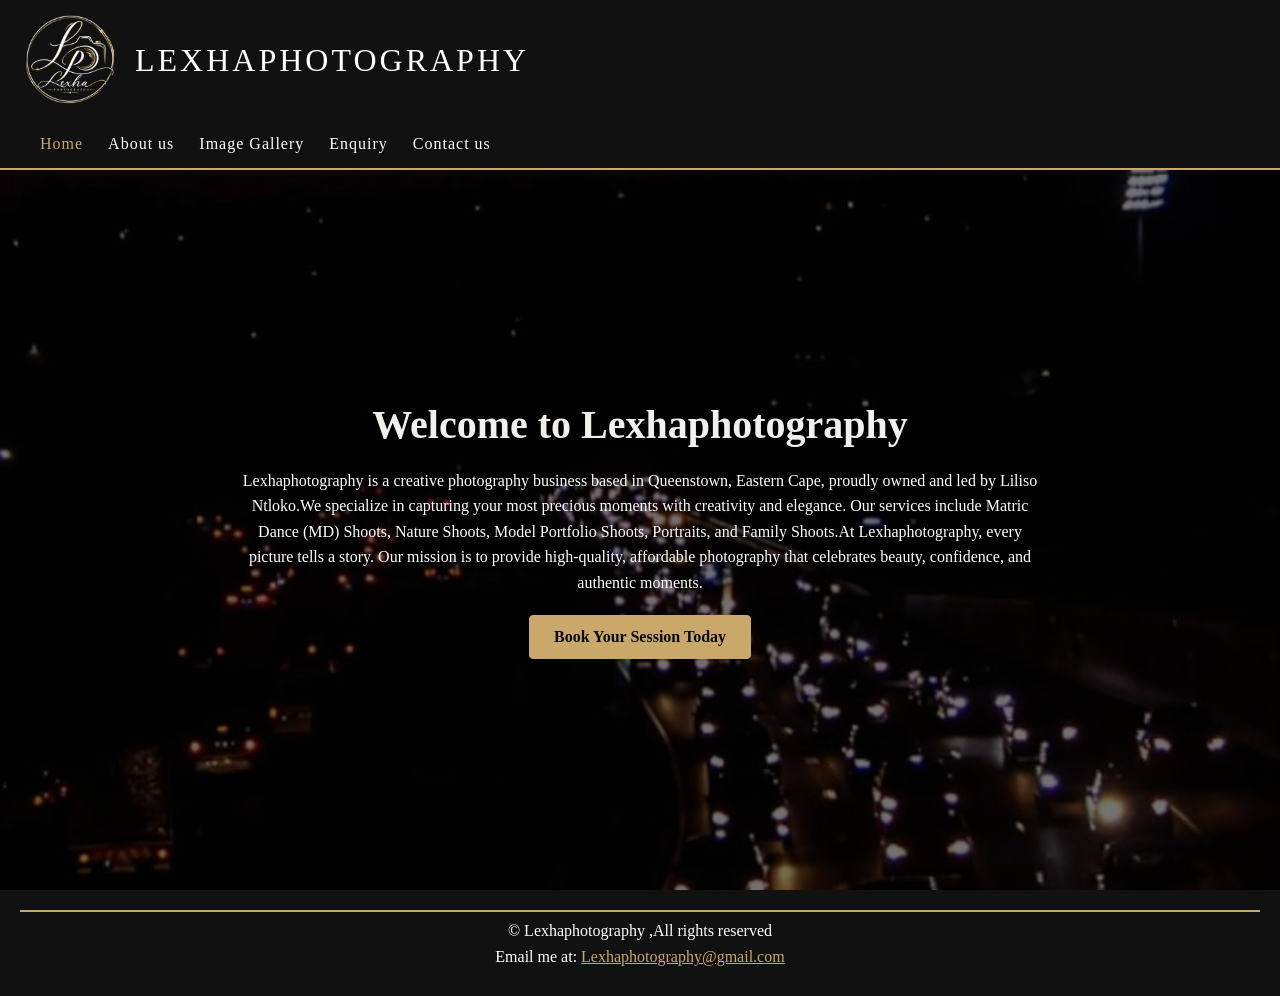
<file: index.html>
<!DOCTYPE html>
<html lang="en">
<head>
    <meta charset="UTF-8">
    <meta name="viewport" content="width=device-width, initial-scale=1.0">
    <meta name="description" content="Book creative Matric Dance, model, portrait, family and nature photography with Lexhaphotography in Komani (Queenstown), Eastern Cape.">
    <meta name="keywords" content="photographer Komani, Queenstown photographer, Eastern Cape photography, matric dance photos, model portfolio, portrait photography">
    <meta name="theme-color" content="#111111">
    <link rel="canonical" href="https://emgpsd.github.io/wede5020-2026-part-3-zoebobelo/">
    <meta property="og:type" content="website">
    <meta property="og:title" content="Lexhaphotography | Komani Photographer">
    <meta property="og:description" content="Creative Matric Dance, model, portrait, family and nature photography in Komani and the Eastern Cape.">
    <meta property="og:url" content="https://emgpsd.github.io/wede5020-2026-part-3-zoebobelo/">
    <meta property="og:image" content="https://emgpsd.github.io/wede5020-2026-part-3-zoebobelo/images/hero.jpg">
    <title>Lexhaphotography | Komani &amp; Queenstown Photographer</title>
    <link rel="stylesheet" href="css/styles.css">
</head>
<body>
    <div class="top-section">
        <!--Header section with image and name-->
    <header class="header">
    <img
        src="images/lexhaphotography logo 2.png"
        alt="Lexhaphotography logo"
        width="100"
        height="100"
        />
    <p id="Title">LEXHAPHOTOGRAPHY</p>
    </header>

    <button id="menuBtn" type="button" aria-controls="mainNav" aria-expanded="false">
        <span aria-hidden="true">☰</span> Menu
    </button>

    <nav id="mainNav" aria-label="Main navigation">
         <ul>
            <li><a href="index.html" class="active" aria-current="page">Home</a></li>
            <li><a href="about.html">About us</a></li>
            <li><a href="gallery.html">Image Gallery</a></li>
            <li><a href="enquiry.html">Enquiry</a></li>
            <li><a href="contact.html">Contact us</a></li>
        </ul>
     </nav>
     
    <hr id="HeaderLine">
    
    </div>
    <!--<p>Welcome to Lexhaphotography!</p>-->

<main>
<section class="hero fade-in">
    <h1 id="Welcome">Welcome to Lexhaphotography</h1>
    <p>Lexhaphotography is a creative photography business based in Queenstown, 
        Eastern Cape, proudly owned and led by Liliso Ntloko.We specialize in 
        capturing your most precious moments with creativity and elegance. Our
         services include Matric Dance (MD) Shoots, Nature Shoots, Model Portfolio 
         Shoots, Portraits, and Family Shoots.At Lexhaphotography, every picture 
         tells a story. Our mission is to provide high-quality, affordable
          photography that celebrates beauty, confidence, and authentic moments.
    </p>
    <a class="cta-link" href="enquiry.html">Book Your Session Today</a>

    </section>
          </main>
    <!--short summary of business operations-->
   
<div class="bottom-section">
    <hr id="footerLine">
    <footer class="footer">
    <p>
        &copy; Lexhaphotography ,All rights reserved
    </p>
     Email me at: <a href="mailto:Lexhaphotography@gmail.com">Lexhaphotography@gmail.com</a>
        </footer>
 </div>

 <script src="JS/Script.js" defer></script>
</body>
</html>
</file>
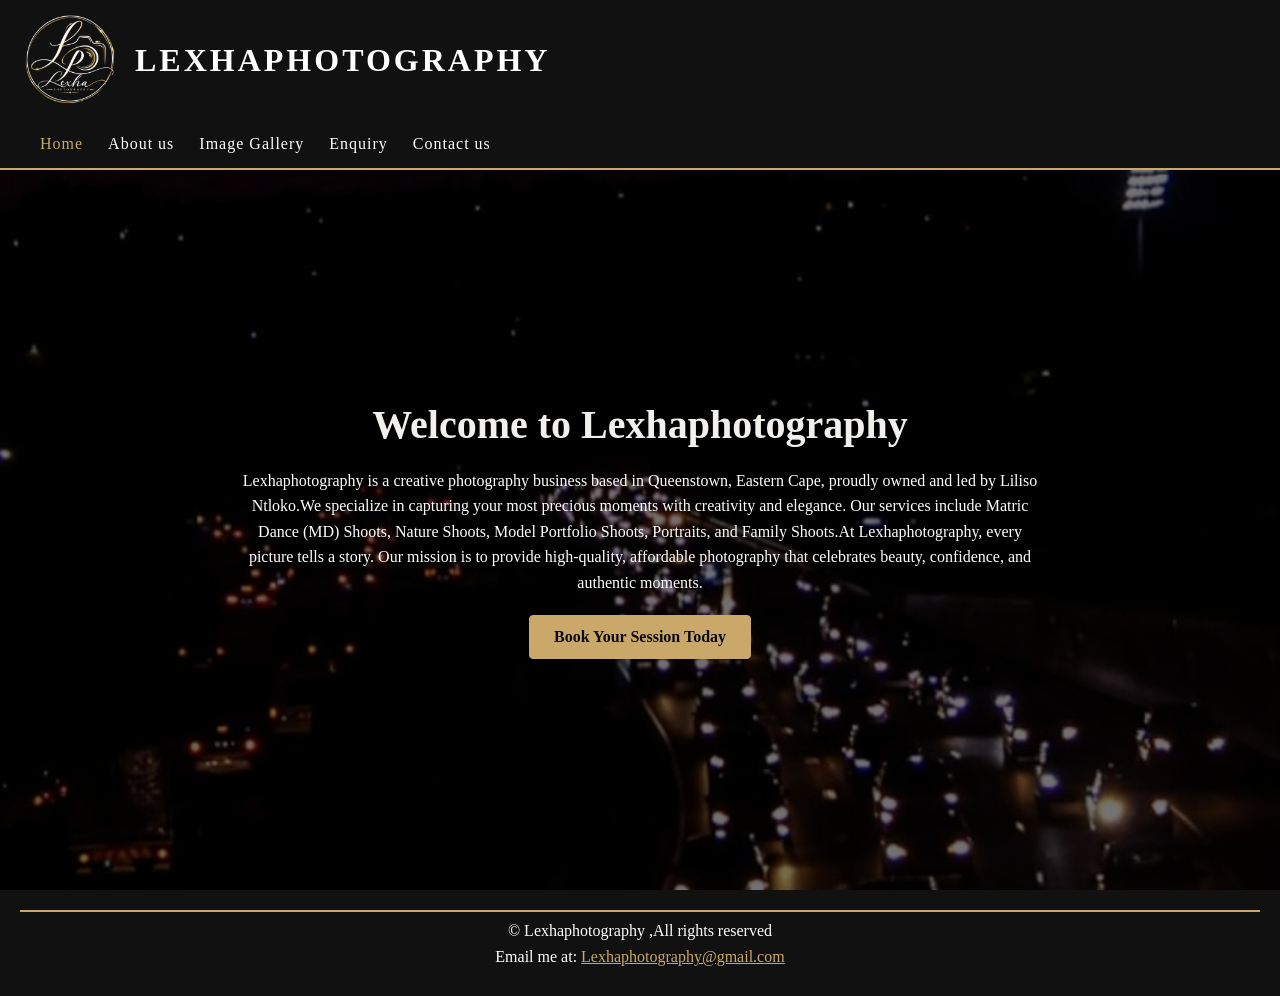
<file: WEDE.POE.PART 2/index.html>
<!DOCTYPE html>
<html lang="en">
<head>
    <meta charset="UTF-8">
    <meta name="viewport" content="width=device-width, initial-scale=1.0">
    <title>Home Page</title>
    <link rel="stylesheet" href="css/styles.css">
</head>
<body>
    <div class="top-section">
        <!--Header section with image and name-->
    <header class="header">
    <img
        src="lexhaphotography logo 2.png"
        alt="Lexhaphotography logo"
        width="100"
        height="100"
        />
    <h1 id="Title" >LEXHAPHOTOGRAPHY</h1>
    </header>

    <button id="menuBtn" type="button" aria-controls="mainNav" aria-expanded="false">
        <span aria-hidden="true">☰</span> Menu
    </button>

    <nav id="mainNav" aria-label="Main navigation">
         <ul>
            <li><a href="index.html" class="active" aria-current="page">Home</a></li>
            <li><a href="02-about-us-page.html">About us</a></li>
            <li><a href="03-image-gallery.html">Image Gallery</a></li>
            <li><a href="05-enquiry-page.html">Enquiry</a></li>
            <li><a href="04-Contact-page.html">Contact us</a></li>
        </ul>
     </nav>
     
    <hr id="HeaderLine">
    
    </div>
    <!--<p>Welcome to Lexhaphotography!</p>-->

<main>
<section class="hero fade-in">
    <h1 id="Welcome">Welcome to Lexhaphotography</h1>
    <p>Lexhaphotography is a creative photography business based in Queenstown, 
        Eastern Cape, proudly owned and led by Liliso Ntloko.We specialize in 
        capturing your most precious moments with creativity and elegance. Our
         services include Matric Dance (MD) Shoots, Nature Shoots, Model Portfolio 
         Shoots, Portraits, and Family Shoots.At Lexhaphotography, every picture 
         tells a story. Our mission is to provide high-quality, affordable
          photography that celebrates beauty, confidence, and authentic moments.
    </p>
    <a class="cta-link" href="05-enquiry-page.html">Book Your Session Today</a>

          </section>
          </main>
    <!--short summary of business operations-->
   
<div class="bottom-section">
    <hr id="footerLine">
    <footer class="footer">
    <p>
        &copy; Lexhaphotography ,All rights reserved
    </p>
     Email me at: <a href="mailto:Lexhaphotography@gmail.com">Lexhaphotography@gmail.com</a>
        </footer>
 </div>

 <script src="images/Script.js" defer></script>
</body>
</html>
</file>
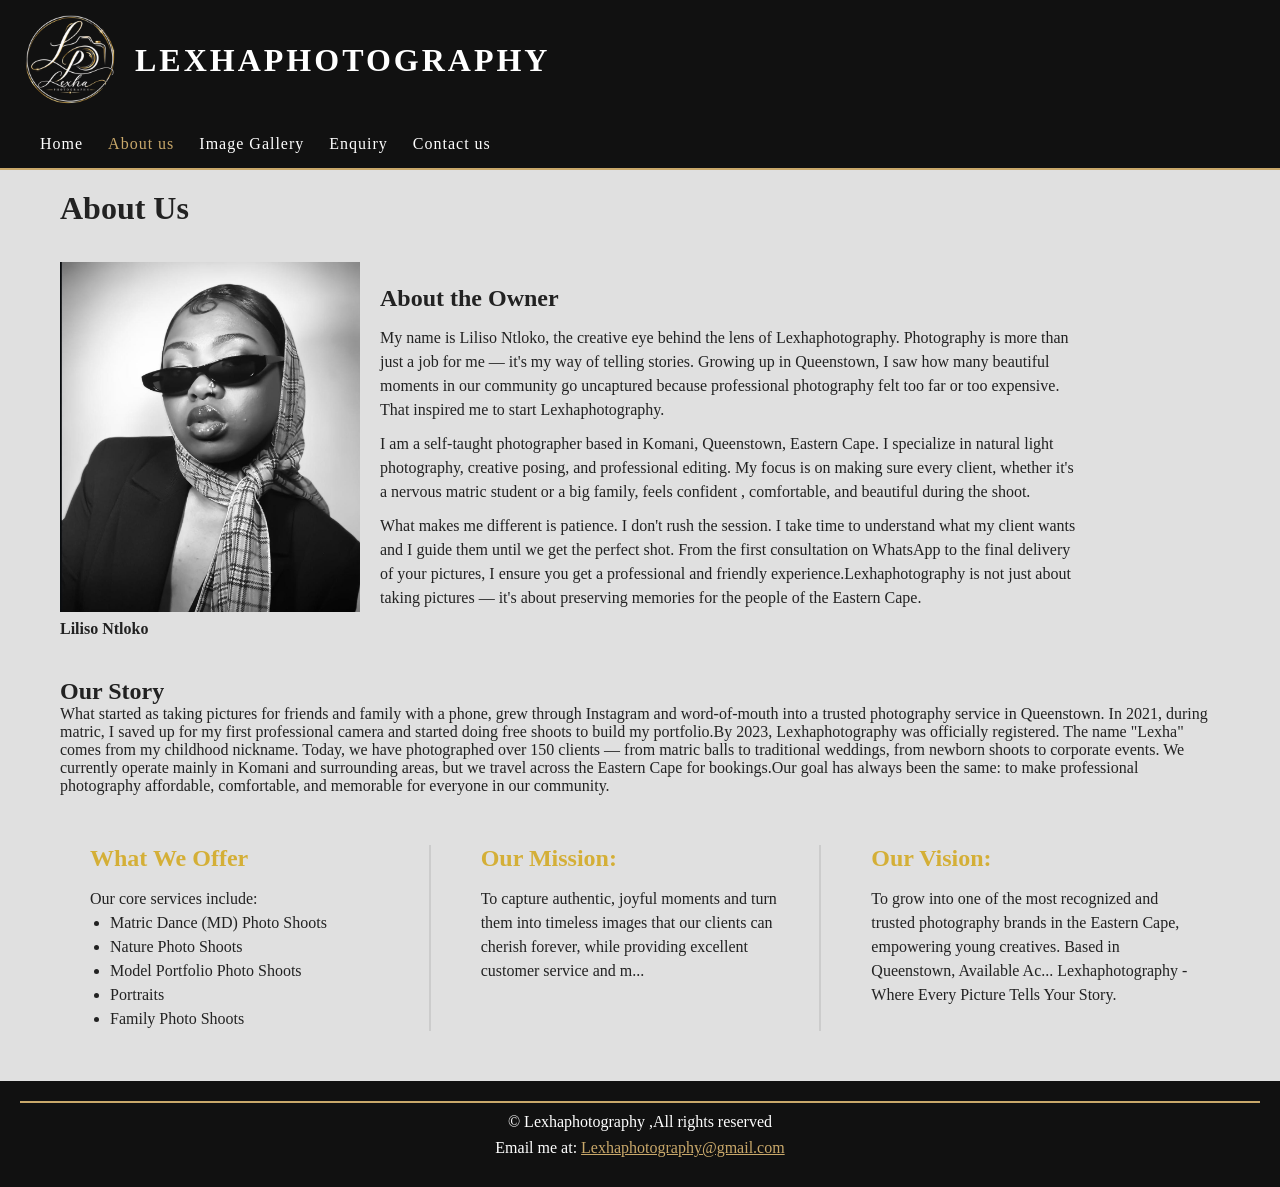
<file: 02-about-us-page.html>
<!DOCTYPE html>
<html lang="en">
<head>
    <meta charset="UTF-8">
    <meta name="viewport" content="width=device-width, initial-scale=1.0">
    <title>About Us</title>
    <link rel="stylesheet" href="css/styles.css">
</head>
<body>

    <div class="top-section">
        <!--Header section with image and name-->
    <header class="header">
    <img
        src="images/lexhaphotography logo 2.png"
        alt="Lexhaphotography logo"
        width="100"
        height="100"
        />
    <h1 id="Title" >LEXHAPHOTOGRAPHY</h1>
    
    
    </header>
    

    <button id="menuBtn" type="button" aria-controls="mainNav" aria-expanded="false">
        <span aria-hidden="true">☰</span> Menu
    </button>

    <nav id="mainNav" aria-label="Main navigation">
         <ul>
            <li><a href="index.html">Home</a></li>
            <li><a href="02-about-us-page.html" class="active" aria-current="page">About us</a></li>
            <li><a href="03-image-gallery.html">Image Gallery</a></li>
            <li><a href="05-enquiry-page.html">Enquiry</a></li>
            <li><a href="04-Contact-page.html">Contact us</a></li>
        </ul>
     </nav>
     
     
    <hr id="HeaderLine">
    
    </div> 


    <main>
    <h1>About Us</h1>


    <div class="owner-profile">
    <div>
             <img
        src="images/Lilian-the owner.jpeg"
        alt="Liliso Ntloko, owner of Lexhaphotography"
        width="300"
        height="350"
        />

        <p ><b>Liliso Ntloko</b></p>
        </div>

        <div id="owner-info">
            <h2 >About the Owner</h2>
          
        <p>My name is Liliso Ntloko, the creative eye behind the lens of Lexhaphotography. Photography is more than 
            just a job for me — it's my way of telling stories. Growing up in Queenstown, I saw how many beautiful 
            moments in our community go uncaptured because professional photography felt too far or too expensive. 
            That inspired me to start Lexhaphotography.</p><p>I am a self-taught photographer based in Komani, Queenstown, 
            Eastern Cape. I specialize in natural light photography, creative posing, and professional editing. My 
            focus is on making sure every client, whether it's a nervous matric student or a big family, feels confident
            , comfortable, and beautiful during the shoot.</p><p>What makes me different is patience. I don't rush the session.
             I take time to understand what my client wants and I guide them until we get the perfect shot. From the 
             first consultation on WhatsApp to the final delivery of your pictures, I ensure you get a professional and
              friendly experience.Lexhaphotography is not just about taking pictures — it's about preserving memories 
              for the people of the Eastern Cape.</p>
        </div>
        </div>

        <article>
            <h2>Our Story</h2>
            <p>What started as taking pictures for friends and family with a phone, grew through Instagram and 
                word-of-mouth into a trusted photography service in Queenstown. In 2021, during matric, I saved up 
                for my first professional camera and started doing free shoots to build my portfolio.By 2023, 
                Lexhaphotography was officially registered. The name "Lexha" comes from my childhood nickname. 
                Today, we have photographed over 150 clients — from matric balls to traditional weddings, from newborn 
                shoots to corporate events. We currently operate mainly in Komani and surrounding areas, but we travel 
                across the Eastern Cape for bookings.Our goal has always been the same: to make professional photography
                 affordable, comfortable, and memorable for everyone in our community.</p>
        </article>

        <div class="three-columns">
    <div class="column">
        <h2>What We Offer</h2>
        <p>Our core services include:</p>
        <ul>
            <li>Matric Dance (MD) Photo Shoots</li>
            <li>Nature Photo Shoots</li>
            <li>Model Portfolio Photo Shoots</li>
            <li>Portraits</li>
            <li>Family Photo Shoots</li>
        </ul>
    </div>

    <div class="column">
        <h2>Our Mission:</h2>
        <p>To capture authentic, joyful moments and turn them into timeless images that our clients can cherish forever, while providing excellent customer service and m...</p>
    </div>

    <div class="column">
        <h2>Our Vision:</h2>
        <p>To grow into one of the most recognized and trusted photography brands in the Eastern Cape, empowering young creatives. Based in Queenstown, Available Ac... Lexhaphotography - Where Every Picture Tells Your Story.</p>
    </div>
</div>
</main>
<div class="bottom-section">
<hr id="footerLine">
    <footer>
    <p>
        &copy; Lexhaphotography ,All rights reserved
    </p>
    Email me at: <a href="mailto:Lexhaphotography@gmail.com">Lexhaphotography@gmail.com</a>
        </footer>
 </div>
     
<script src="JS/Script.js" defer></script>
</body>
</html>
</file>
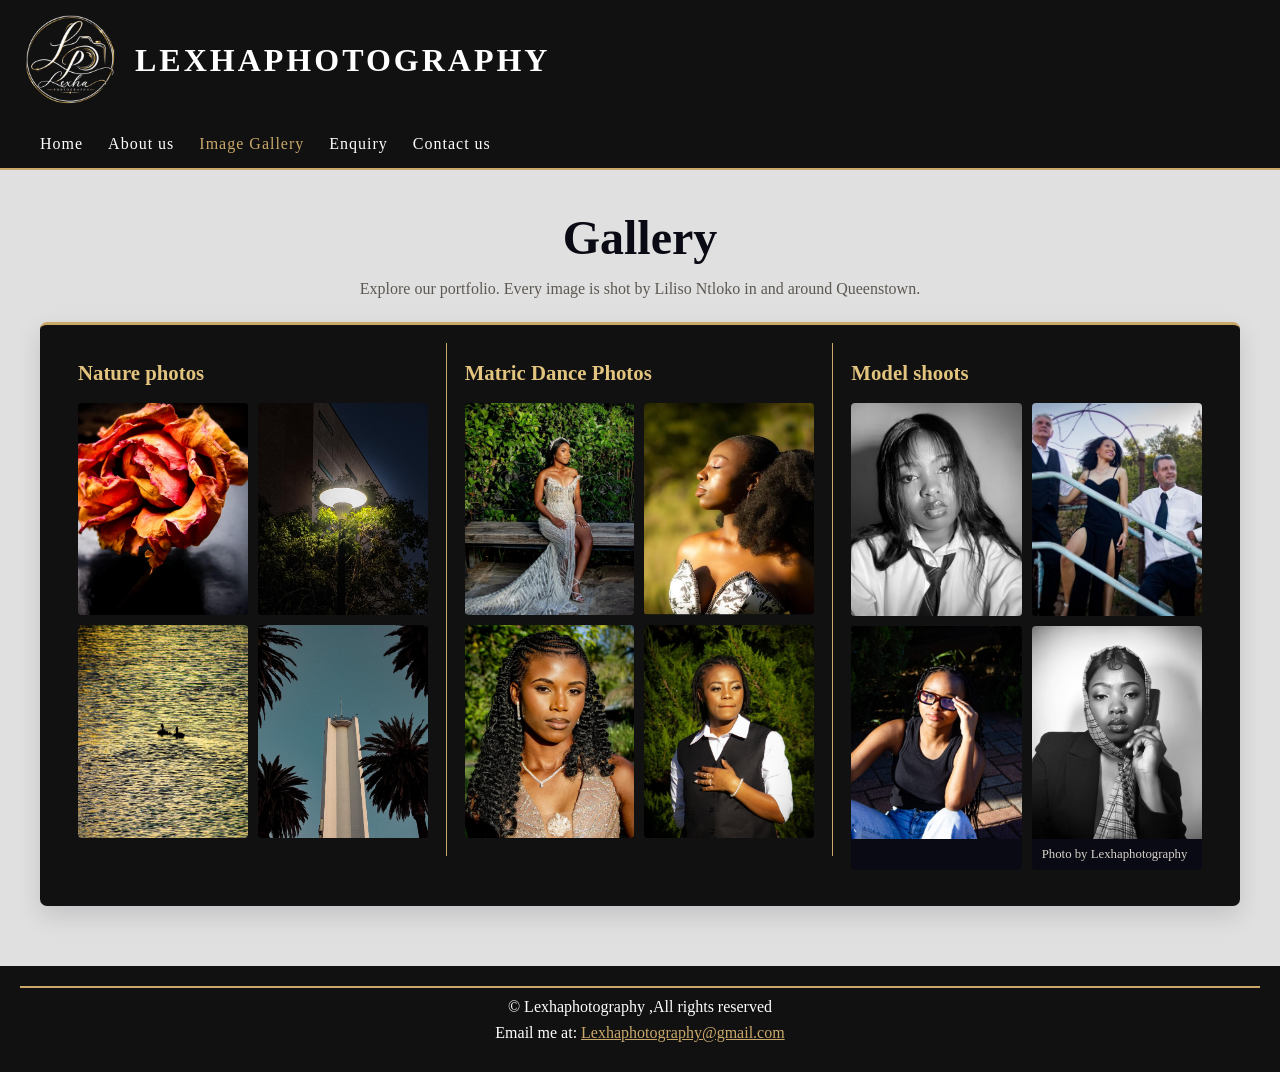
<file: 03-image-gallery.html>
<!DOCTYPE html>
<html lang="en">
<head>
    <meta charset="UTF-8">
    <meta name="viewport" content="width=device-width, initial-scale=1.0">
    <title>Image Gallery</title>
    <link rel="stylesheet" href="css/styles.css">
</head>
<body>
    <div class="top-section">
        <!--Header section with image and name-->
    <header class="header">
    <img
        src="images/lexhaphotography logo 2.png"
        alt="Lexhaphotography logo"
        width="100"
        height="100"
        />
    <h1 id="Title" >LEXHAPHOTOGRAPHY</h1>
    
    
    </header>
    

    <button id="menuBtn" type="button" aria-controls="mainNav" aria-expanded="false">
        <span aria-hidden="true">☰</span> Menu
    </button>

    <nav id="mainNav" aria-label="Main navigation">
         <ul>
            <li><a href="index.html">Home</a></li>
            <li><a href="02-about-us-page.html">About us</a></li>
            <li><a href="03-image-gallery.html" class="active" aria-current="page">Image Gallery</a></li>
            <li><a href="05-enquiry-page.html">Enquiry</a></li>
            <li><a href="04-Contact-page.html">Contact us</a></li>
        </ul>
     </nav>
     
     
    <hr id="HeaderLine">
    
    </div>
    <main>
    <h1 id="Gallery">Gallery</h1>
    <p>Explore our portfolio. Every image is shot by Liliso Ntloko in and around Queenstown.
</p>
     <!--Image Gallery-->
     
    <div class="gallery-categories fade-in">

  <section class="gallery-category">
    <h2>Nature photos</h2>
    <div class="gallery-photos">
      <figure><img src="images/WhatsApp Image 2026-08-17 at 19.52.45 (1).jpeg" alt="Nature photograph"></figure>
      <figure><img src="images/WhatsApp Image 2026-08-17 at 19.52.44.jpeg" alt="Nature photograph"></figure>
      <figure><img src="images/WhatsApp Image 2026-08-17 at 19.52.45.jpeg" alt="Nature photograph"></figure>
      <figure><img src="images/WhatsApp Image 2026-08-17 at 19.52.44 (1).jpeg" alt="Nature photograph"></figure>
    </div>
  </section>
<!-- Add more sections for other categories of images as needed -->
  <section class="gallery-category">
    <h2>Matric Dance Photos</h2>
    <div class="gallery-photos">
      <figure><img src="images/MD1.jpeg" alt="Matric dance portrait"></figure>
      <figure><img src="images/MD2.jpeg" alt="Matric dance portrait"></figure>
      <figure><img src="images/MD3.jpeg" alt="Matric dance portrait"></figure>
      <figure><img src="images/MD4.jpeg" alt="Matric dance portrait"></figure>
    </div>
  </section>

  <section class="gallery-category">
    <h2>Model shoots</h2>
    <div class="gallery-photos">
      <figure><img src="images/model pics.jpeg" alt="Model portfolio portrait"></figure>
      <figure><img src="images/model pics 2.jpeg" alt="Model portfolio portrait"></figure>
      <figure><img src="images/model pics 3.jpeg" alt="Model portfolio portrait"></figure>
      <figure><img src="images/model pics 4.jpeg" alt="Model portfolio portrait"><figcaption>Photo by Lexhaphotography</figcaption></figure>
    </div>
  </section>

</div>
</main>

<div class="bottom-section">
    <hr id="footerLine">
    <footer class="footer">
    <p>
        &copy; Lexhaphotography ,All rights reserved
    </p>
     Email me at: <a href="mailto:Lexhaphotography@gmail.com">Lexhaphotography@gmail.com</a>
        </footer>
 </div>
 
 <script src="JS/Script.js" defer></script>
</body>
</html>
</file>
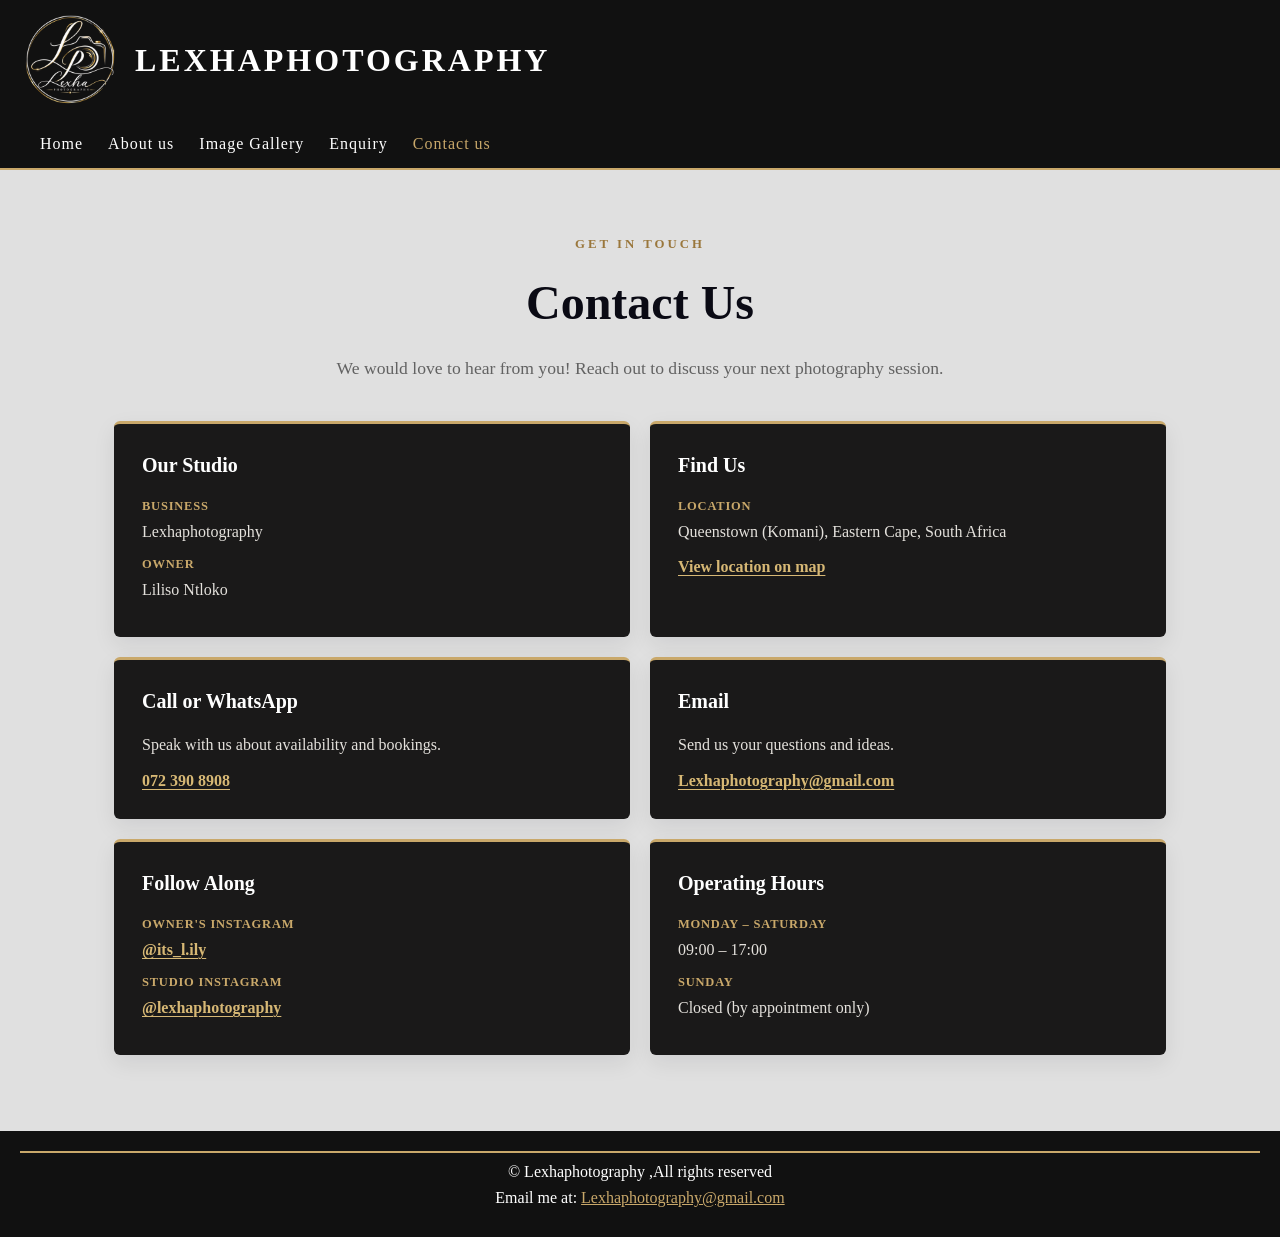
<file: 04-Contact-page.html>
<!DOCTYPE html>
<html lang="en">
<head>
    <meta charset="UTF-8">
    <meta name="viewport" content="width=device-width, initial-scale=1.0">
    <title>Contact Us</title>
    <link rel="stylesheet" href="css/styles.css">
    
</head>
<body>
<div class="top-section">
        <!--Header section with image and name-->
    <header class="header">
    <img
        src="images/lexhaphotography logo 2.png"
        alt="Lexhaphotography logo"
        width="100"
        height="100"
        />
    <h1 id="Title" >LEXHAPHOTOGRAPHY</h1>
    
    
    </header>
    

    <button id="menuBtn" type="button" aria-controls="mainNav" aria-expanded="false">
        <span aria-hidden="true">☰</span> Menu
    </button>

    <nav id="mainNav" aria-label="Main navigation">
         <ul>
            <li><a href="index.html">Home</a></li>
            <li><a href="02-about-us-page.html">About us</a></li>
            <li><a href="03-image-gallery.html">Image Gallery</a></li>
            <li><a href="05-enquiry-page.html">Enquiry</a></li>
            <li><a href="04-Contact-page.html" class="active" aria-current="page">Contact us</a></li>
        </ul>
     </nav>
     
     
    <hr id="HeaderLine">
    
    </div>
    
    <!--Contact Information-->
    <main class="contact-container">
        <div class="contact-intro fade-in">
            <p class="contact-eyebrow">GET IN TOUCH</p>
            <h1>Contact Us</h1>
            <p>We would love to hear from you! Reach out to discuss your next photography session.</p>
        </div>

        <section class="contact-grid" aria-label="Contact information">
            <article class="contact-card fade-in">
                <h2>Our Studio</h2>
                <p><strong>Business</strong>Lexhaphotography</p>
                <p><strong>Owner</strong>Liliso Ntloko</p>
            </article>

            <article class="contact-card fade-in">
                <h2>Find Us</h2>
                <p><strong>Location</strong>Queenstown (Komani), Eastern Cape, South Africa</p>
                <a href="https://www.google.com/maps/place/Queenstown,+Eastern+Cape/@-32.086667,27.833333,12z/data=!3m1!4b1!4m5!3m4!1s0x1d81c9d5f7c9d5f7:0x1d81c9d5f7c9d5f7!8m2!3d-32.086667!4d27.833333" target="_blank" rel="noopener noreferrer">View location on map</a>
            </article>

            <article class="contact-card fade-in">
                <h2>Call or WhatsApp</h2>
                <p>Speak with us about availability and bookings.</p>
                <a href="tel:+27723908908">072 390 8908</a>
            </article>

            <article class="contact-card fade-in">
                <h2>Email</h2>
                <p>Send us your questions and ideas.</p>
                <a href="mailto:Lexhaphotography@gmail.com">Lexhaphotography@gmail.com</a>
            </article>

            <article class="contact-card fade-in">
                <h2>Follow Along</h2>
                <p><strong>Owner's Instagram</strong><a href="https://www.instagram.com/its_l.ily/#" target="_blank" rel="noopener noreferrer">@its_l.ily</a></p>
                <p><strong>Studio Instagram</strong><a href="https://www.instagram.com/lexhaphotography/" target="_blank" rel="noopener noreferrer">@lexhaphotography</a></p>
            </article>

            <article class="contact-card fade-in">
                <h2>Operating Hours</h2>
                <p><strong>Monday – Saturday</strong>09:00 – 17:00</p>
                <p><strong>Sunday</strong>Closed (by appointment only)</p>
            </article>
        </section>
    </main>

    <div class="bottom-section">
    <hr id="footerLine">
    <footer class="footer">
    <p>
        &copy; Lexhaphotography ,All rights reserved
    </p>
   Email me at: <a href="mailto:Lexhaphotography@gmail.com">Lexhaphotography@gmail.com</a>


 </footer>
 </div>

 <script src="JS/Script.js" defer></script>
</body>
</html>
</file>
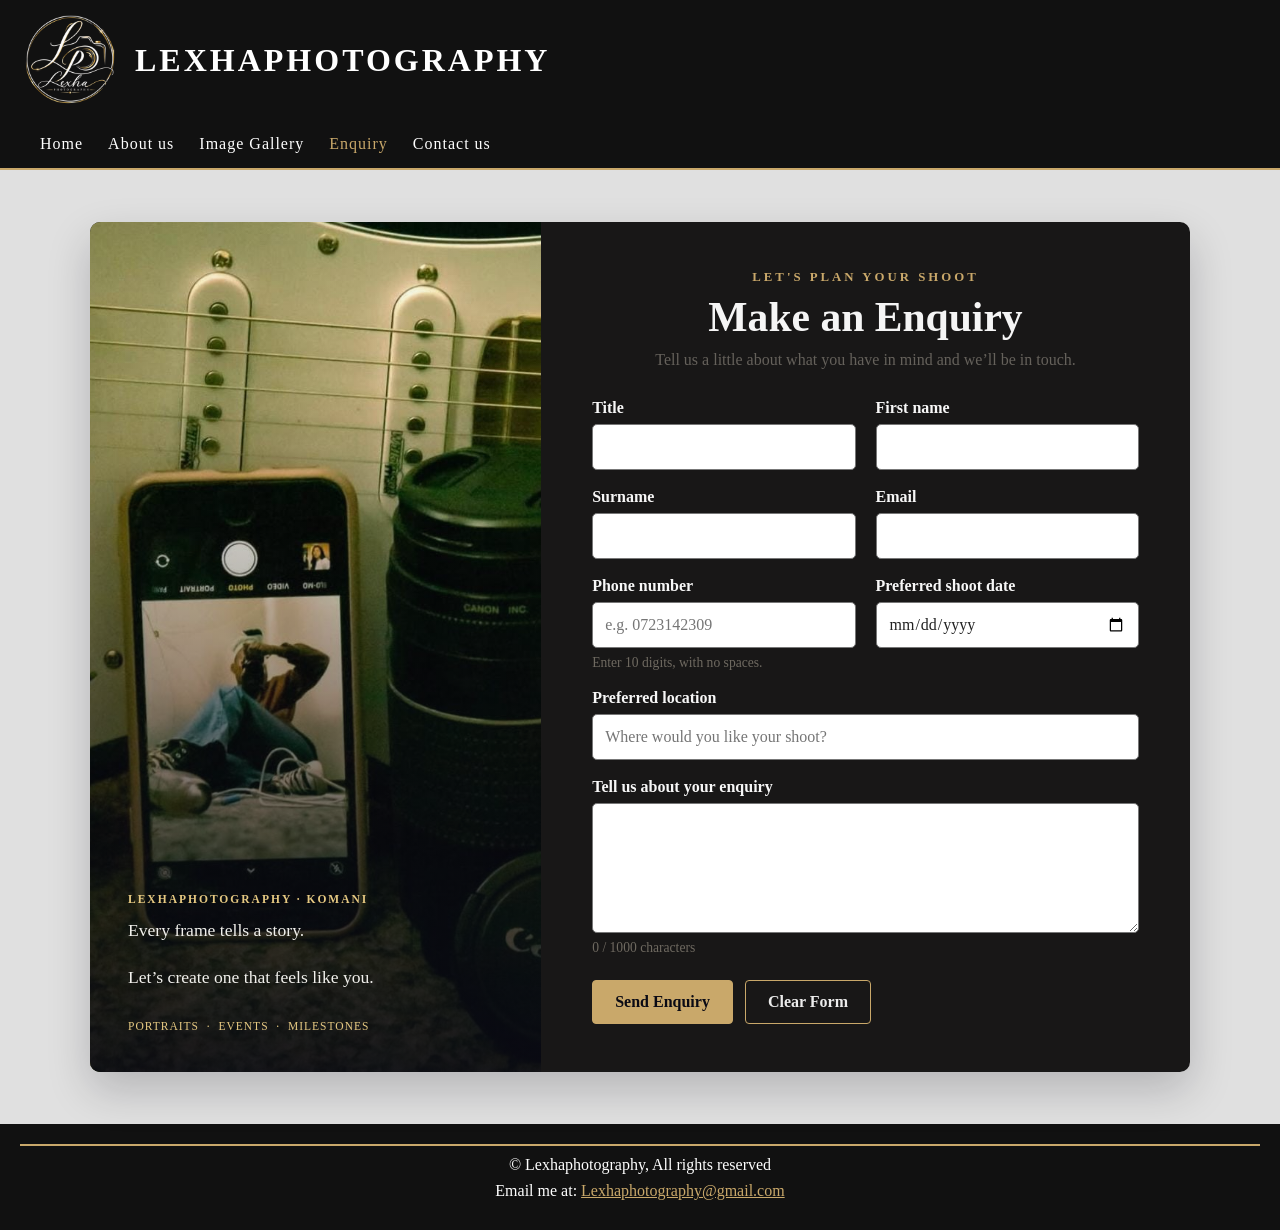
<file: 05-enquiry-page.html>
<!DOCTYPE html>
<html lang="en">
<head>
    <meta charset="UTF-8">
    <meta name="viewport" content="width=device-width, initial-scale=1.0">
    <title>Enquiries - LEXHAPHOTOGRAPHY</title>
    <link rel="stylesheet" href="css/styles.css">
</head>
<body>
    <!--header section with logo and title-->
    <div class="top-section">
        <header class="header">
            <img
        src="images/lexhaphotography logo 2.png"
        alt="Lexhaphotography logo"
        width="100"
        height="100"
        />
            <h1 id="Title">LEXHAPHOTOGRAPHY</h1>
        </header>

        <button id="menuBtn" type="button" aria-controls="mainNav" aria-expanded="false">
            <span aria-hidden="true">☰</span> Menu
        </button>

        <nav id="mainNav" aria-label="Main navigation">
            <ul>
                <li><a href="index.html">Home</a></li>
                <li><a href="02-about-us-page.html">About us</a></li>
                <li><a href="03-image-gallery.html">Image Gallery</a></li>
                <li><a href="05-enquiry-page.html" class="active" aria-current="page">Enquiry</a></li>
                <li><a href="04-Contact-page.html">Contact us</a></li>
            </ul>
        </nav>
        <hr id="HeaderLine">
    </div>

    <main class="enquiry-layout fade-in">
        <aside class="enquiry-story">
            <img src="images/Enquiry form image.jpg" alt="Enquiry form image" class="enquiry-story-image">
            <div class="enquiry-story-copy">
                <p class="enquiry-story-label">LEXHAPHOTOGRAPHY · KOMANI</p>
                <p class="enquiry-story-title">Every frame tells a story.</p>
                <p>Let’s create one that feels like you.</p>
                <span>PORTRAITS&nbsp; · &nbsp;EVENTS&nbsp; · &nbsp;MILESTONES</span>
            </div>
        </aside>

        <section class="enquiry-container">
            <p class="enquiry-eyebrow">LET'S PLAN YOUR SHOOT</p>
            <h1>Make an Enquiry</h1>
            <p class="subtitle">Tell us a little about what you have in mind and we’ll be in touch.</p>

            <form action="mailto:Lexhaphotography@gmail.com" method="post" enctype="text/plain">
            <div class="enquiry-form-grid">
                <div class="enquiry-field">
                    <label for="title">Title</label>
                    <input type="text" id="title" name="title" autocomplete="honorific-prefix" required>
                </div>
                <div class="enquiry-field">
                    <label for="firstname">First name</label>
                    <input type="text" id="firstname" name="firstname" autocomplete="given-name" required>
                </div>
                <div class="enquiry-field">
                    <label for="surname">Surname</label>
                    <input type="text" id="surname" name="surname" autocomplete="family-name" required>
                </div>
                <div class="enquiry-field">
                    <label for="email">Email</label>
                    <input type="email" id="email" name="email" autocomplete="email" required>
                </div>
                <div class="enquiry-field">
                    <label for="phonenumber">Phone number</label>
                    <input type="tel" id="phonenumber" name="phonenumber" autocomplete="tel" pattern="[0-9]{10}" placeholder="e.g. 0723142309" aria-describedby="phone-help">
                    <small id="phone-help">Enter 10 digits, with no spaces.</small>
                </div>
                <div class="enquiry-field">
                    <label for="preferredDate">Preferred shoot date</label>
                    <input type="date" id="preferredDate" name="preferredDate">
                </div>
                <div class="enquiry-field enquiry-field-full">
                    <label for="preferredLocation">Preferred location</label>
                    <input type="text" id="preferredLocation" name="preferredLocation" placeholder="Where would you like your shoot?">
                </div>
                <div class="enquiry-field enquiry-field-full">
                    <label for="message">Tell us about your enquiry</label>
                    <textarea id="message" name="message" rows="5" maxlength="1000" aria-describedby="message-count" required></textarea>
                    <small id="message-count" aria-live="polite">0 / 1000 characters</small>
                </div>
            </div>
            <div class="buttons">
                <button type="submit">Send Enquiry</button>
                <button type="reset">Clear Form</button>
            </div>
            </form>
        </section>
    </main>

    <div class="bottom-section">
        <hr id="footerLine">
        <footer class="footer">
            <p>&copy; Lexhaphotography, All rights reserved</p>
           Email me at: <a href="mailto:Lexhaphotography@gmail.com">Lexhaphotography@gmail.com</a>
        </footer>
    </div>

    <script src="JS/Script.js" defer></script>
</body>
</html>
</file>
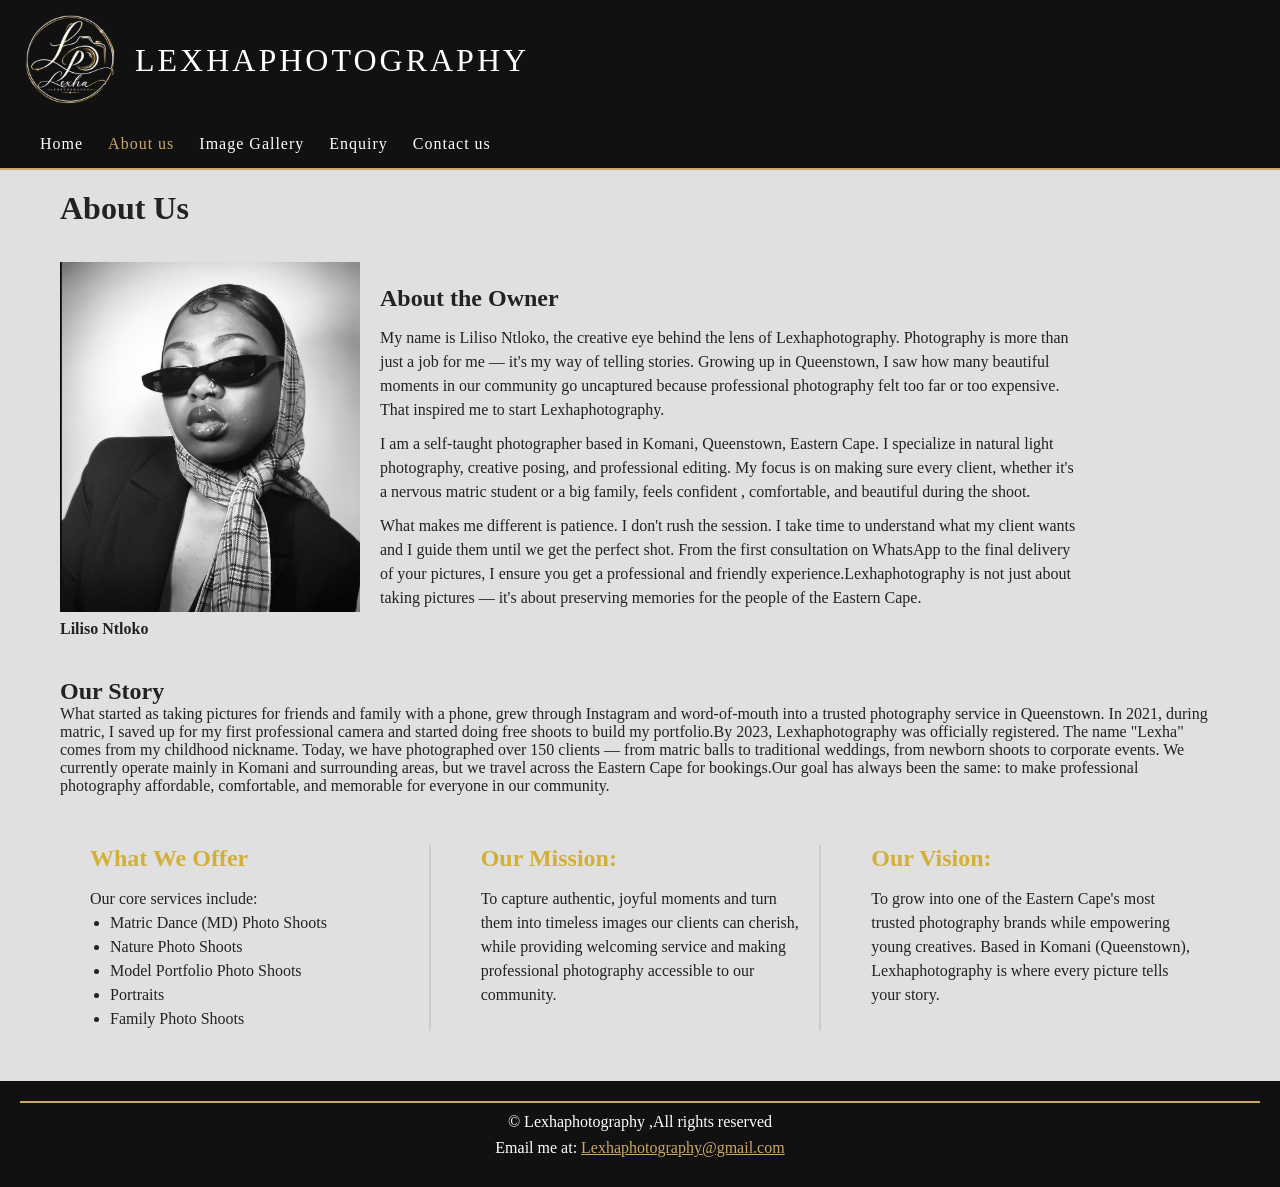
<file: about.html>
<!DOCTYPE html>
<html lang="en">
<head>
    <meta charset="UTF-8">
    <meta name="viewport" content="width=device-width, initial-scale=1.0">
    <meta name="description" content="Meet Liliso Ntloko, the Komani photographer behind Lexhaphotography, and learn about the business's story, mission, and photography services.">
    <meta name="keywords" content="Liliso Ntloko photographer, Komani photographer, Queenstown Eastern Cape photography, Lexhaphotography story">
    <meta name="theme-color" content="#111111">
    <link rel="canonical" href="https://emgpsd.github.io/wede5020-2026-part-3-zoebobelo/about.html">
    <meta property="og:type" content="website">
    <meta property="og:title" content="About Lexhaphotography | Liliso Ntloko">
    <meta property="og:description" content="Meet Liliso Ntloko and discover the story behind Lexhaphotography in Komani, Eastern Cape.">
    <meta property="og:url" content="https://emgpsd.github.io/wede5020-2026-part-3-zoebobelo/about.html">
    <title>About Lexhaphotography | Liliso Ntloko</title>
    <link rel="stylesheet" href="css/styles.css">
</head>
<body>

    <div class="top-section">
        <!--Header section with image and name-->
    <header class="header">
    <img
        src="images/lexhaphotography logo 2.png"
        alt="Lexhaphotography logo"
        width="100"
        height="100"
        />
    <p id="Title">LEXHAPHOTOGRAPHY</p>
    
    
    </header>
    

    <button id="menuBtn" type="button" aria-controls="mainNav" aria-expanded="false">
        <span aria-hidden="true">☰</span> Menu
    </button>

    <nav id="mainNav" aria-label="Main navigation">
         <ul>
            <li><a href="index.html">Home</a></li>
            <li><a href="about.html" class="active" aria-current="page">About us</a></li>
            <li><a href="gallery.html">Image Gallery</a></li>
            <li><a href="enquiry.html">Enquiry</a></li>
            <li><a href="contact.html">Contact us</a></li>
        </ul>
     </nav>
     
     
    <hr id="HeaderLine">
    
    </div> 


    <main>
    <h1>About Us</h1>


    <div class="owner-profile">
    <div>
             <img
        src="images/Lilian-the owner.jpeg"
        alt="Liliso Ntloko, owner of Lexhaphotography"
        width="300"
        height="350"
        />

        <p ><b>Liliso Ntloko</b></p>
        </div>

        <div id="owner-info">
            <h2 >About the Owner</h2>
          
        <p>My name is Liliso Ntloko, the creative eye behind the lens of Lexhaphotography. Photography is more than 
            just a job for me — it's my way of telling stories. Growing up in Queenstown, I saw how many beautiful 
            moments in our community go uncaptured because professional photography felt too far or too expensive. 
            That inspired me to start Lexhaphotography.</p><p>I am a self-taught photographer based in Komani, Queenstown, 
            Eastern Cape. I specialize in natural light photography, creative posing, and professional editing. My 
            focus is on making sure every client, whether it's a nervous matric student or a big family, feels confident
            , comfortable, and beautiful during the shoot.</p><p>What makes me different is patience. I don't rush the session.
             I take time to understand what my client wants and I guide them until we get the perfect shot. From the 
             first consultation on WhatsApp to the final delivery of your pictures, I ensure you get a professional and
              friendly experience.Lexhaphotography is not just about taking pictures — it's about preserving memories 
              for the people of the Eastern Cape.</p>
        </div>
        </div>

        <article>
            <h2>Our Story</h2>
            <p>What started as taking pictures for friends and family with a phone, grew through Instagram and 
                word-of-mouth into a trusted photography service in Queenstown. In 2021, during matric, I saved up 
                for my first professional camera and started doing free shoots to build my portfolio.By 2023, 
                Lexhaphotography was officially registered. The name "Lexha" comes from my childhood nickname. 
                Today, we have photographed over 150 clients — from matric balls to traditional weddings, from newborn 
                shoots to corporate events. We currently operate mainly in Komani and surrounding areas, but we travel 
                across the Eastern Cape for bookings.Our goal has always been the same: to make professional photography
                 affordable, comfortable, and memorable for everyone in our community.</p>
        </article>

        <div class="three-columns">
    <div class="column">
        <h2>What We Offer</h2>
        <p>Our core services include:</p>
        <ul>
            <li>Matric Dance (MD) Photo Shoots</li>
            <li>Nature Photo Shoots</li>
            <li>Model Portfolio Photo Shoots</li>
            <li>Portraits</li>
            <li>Family Photo Shoots</li>
        </ul>
    </div>

    <div class="column">
        <h2>Our Mission:</h2>
        <p>To capture authentic, joyful moments and turn them into timeless images our clients can cherish, while providing welcoming service and making professional photography accessible to our community.</p>
    </div>

    <div class="column">
        <h2>Our Vision:</h2>
        <p>To grow into one of the Eastern Cape's most trusted photography brands while empowering young creatives. Based in Komani (Queenstown), Lexhaphotography is where every picture tells your story.</p>
    </div>
</div>
</main>
<div class="bottom-section">
<hr id="footerLine">
    <footer>
    <p>
        &copy; Lexhaphotography ,All rights reserved
    </p>
    Email me at: <a href="mailto:Lexhaphotography@gmail.com">Lexhaphotography@gmail.com</a>
        </footer>
 </div>
     
<script src="JS/Script.js" defer></script>
</body>
</html>
</file>
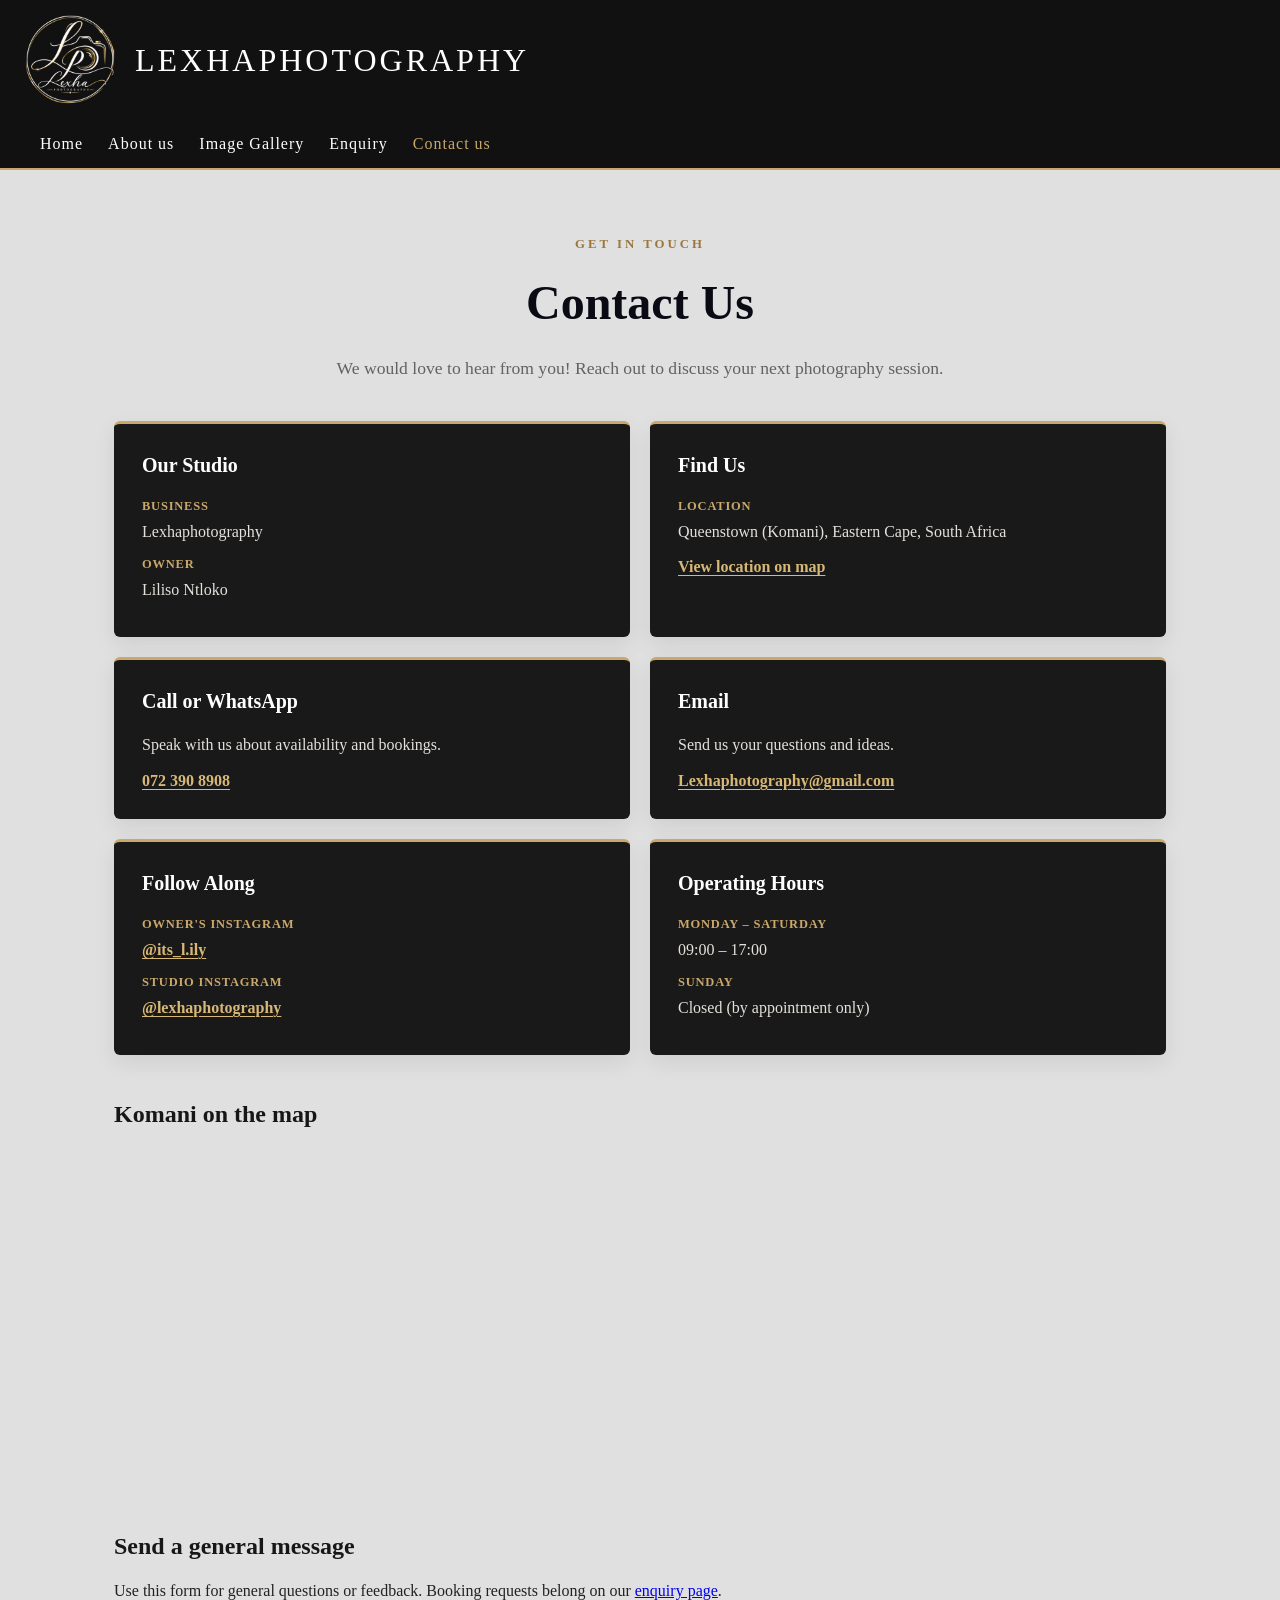
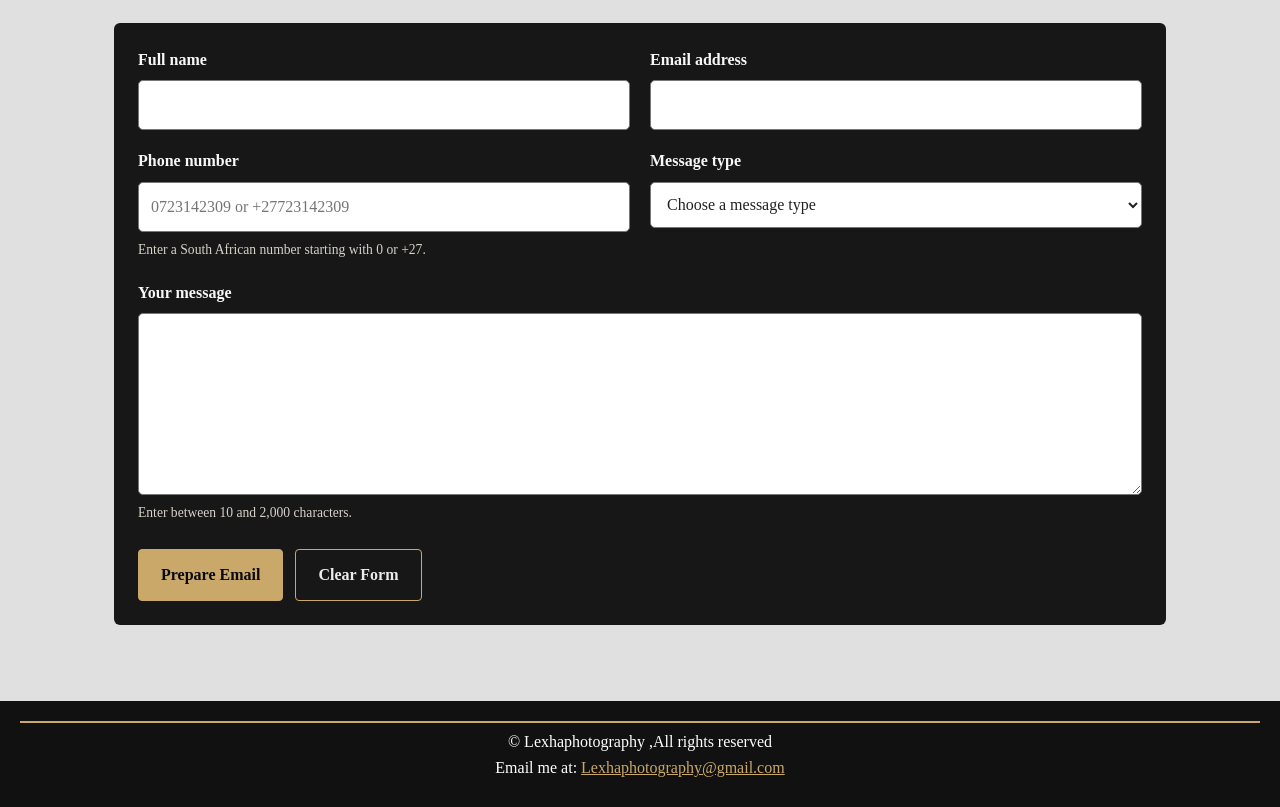
<file: contact.html>
<!DOCTYPE html>
<html lang="en">
<head>
    <meta charset="UTF-8">
    <meta name="viewport" content="width=device-width, initial-scale=1.0">
    <meta name="description" content="Contact Lexhaphotography in Komani, Eastern Cape to ask a general question, call, email, or find the studio location.">
    <meta name="keywords" content="contact Komani photographer, Lexhaphotography contact, Queenstown Eastern Cape photography">
    <meta name="theme-color" content="#111111">
    <link rel="canonical" href="https://emgpsd.github.io/wede5020-2026-part-3-zoebobelo/contact.html">
    <meta property="og:type" content="website">
    <meta property="og:title" content="Contact Lexhaphotography | Komani">
    <meta property="og:description" content="Send a message or contact Lexhaphotography about photography in Komani and the Eastern Cape.">
    <meta property="og:url" content="https://emgpsd.github.io/wede5020-2026-part-3-zoebobelo/contact.html">
    <title>Contact Lexhaphotography | Komani</title>
    <link rel="stylesheet" href="css/styles.css">
    
</head>
<body>
<div class="top-section">
        <!--Header section with image and name-->
    <header class="header">
    <img
        src="images/lexhaphotography logo 2.png"
        alt="Lexhaphotography logo"
        width="100"
        height="100"
        />
    <p id="Title">LEXHAPHOTOGRAPHY</p>
    
    
    </header>
    

    <button id="menuBtn" type="button" aria-controls="mainNav" aria-expanded="false">
        <span aria-hidden="true">☰</span> Menu
    </button>

    <nav id="mainNav" aria-label="Main navigation">
         <ul>
            <li><a href="index.html">Home</a></li>
            <li><a href="about.html">About us</a></li>
            <li><a href="gallery.html">Image Gallery</a></li>
            <li><a href="enquiry.html">Enquiry</a></li>
            <li><a href="contact.html" class="active" aria-current="page">Contact us</a></li>
        </ul>
     </nav>
     
     
    <hr id="HeaderLine">
    
    </div>
    
    <!--Contact Information-->
    <main class="contact-container">
        <div class="contact-intro fade-in">
            <p class="contact-eyebrow">GET IN TOUCH</p>
            <h1>Contact Us</h1>
            <p>We would love to hear from you! Reach out to discuss your next photography session.</p>
        </div>

        <section class="contact-grid" aria-label="Contact information">
            <article class="contact-card fade-in">
                <h2>Our Studio</h2>
                <p><strong>Business</strong>Lexhaphotography</p>
                <p><strong>Owner</strong>Liliso Ntloko</p>
            </article>

            <article class="contact-card fade-in">
                <h2>Find Us</h2>
                <p><strong>Location</strong>Queenstown (Komani), Eastern Cape, South Africa</p>
                <a href="https://www.google.com/maps/search/?api=1&amp;query=Komani%2C+Eastern+Cape%2C+South+Africa" target="_blank" rel="noopener noreferrer">View location on map</a>
            </article>

            <article class="contact-card fade-in">
                <h2>Call or WhatsApp</h2>
                <p>Speak with us about availability and bookings.</p>
                <a href="tel:+27723908908">072 390 8908</a>
            </article>

            <article class="contact-card fade-in">
                <h2>Email</h2>
                <p>Send us your questions and ideas.</p>
                <a href="mailto:Lexhaphotography@gmail.com">Lexhaphotography@gmail.com</a>
            </article>

            <article class="contact-card fade-in">
                <h2>Follow Along</h2>
                <p><strong>Owner's Instagram</strong><a href="https://www.instagram.com/its_l.ily/#" target="_blank" rel="noopener noreferrer">@its_l.ily</a></p>
                <p><strong>Studio Instagram</strong><a href="https://www.instagram.com/lexhaphotography/" target="_blank" rel="noopener noreferrer">@lexhaphotography</a></p>
            </article>

            <article class="contact-card fade-in">
                <h2>Operating Hours</h2>
                <p><strong>Monday – Saturday</strong>09:00 – 17:00</p>
                <p><strong>Sunday</strong>Closed (by appointment only)</p>
            </article>
        </section>

        <section class="contact-map" aria-labelledby="map-heading">
            <h2 id="map-heading">Komani on the map</h2>
            <iframe title="Map showing Komani (Queenstown), Eastern Cape" src="https://maps.google.com/maps?q=Komani%20Eastern%20Cape%20South%20Africa&t=&z=12&ie=UTF8&iwloc=&output=embed" loading="lazy" referrerpolicy="no-referrer-when-downgrade"></iframe>
        </section>

        <section class="contact-message" aria-labelledby="contact-form-heading">
            <h2 id="contact-form-heading">Send a general message</h2>
            <p>Use this form for general questions or feedback. Booking requests belong on our <a href="enquiry.html">enquiry page</a>.</p>
            <form class="site-form contact-form" action="mailto:Lexhaphotography@gmail.com" method="post" enctype="text/plain">
                <div class="enquiry-form-grid">
                    <div class="enquiry-field">
                        <label for="contactName">Full name</label>
                        <input id="contactName" name="Full name" type="text" autocomplete="name" minlength="2" maxlength="80" required>
                    </div>
                    <div class="enquiry-field">
                        <label for="contactEmail">Email address</label>
                        <input id="contactEmail" name="Email" type="email" autocomplete="email" maxlength="254" required>
                    </div>
                    <div class="enquiry-field">
                        <label for="contactPhone">Phone number</label>
                        <input id="contactPhone" name="Phone" type="tel" autocomplete="tel" pattern="(?:\+27|0)[0-9]{9}" placeholder="0723142309 or +27723142309" aria-describedby="contact-phone-help" required>
                        <small id="contact-phone-help">Enter a South African number starting with 0 or +27.</small>
                    </div>
                    <div class="enquiry-field">
                        <label for="contactType">Message type</label>
                        <select id="contactType" name="Message type" required>
                            <option value="">Choose a message type</option>
                            <option>General question</option>
                            <option>Feedback</option>
                            <option>Partnership</option>
                            <option>Other</option>
                        </select>
                    </div>
                    <div class="enquiry-field enquiry-field-full">
                        <label for="contactMessage">Your message</label>
                        <textarea id="contactMessage" name="Message" rows="6" minlength="10" maxlength="2000" required></textarea>
                        <small>Enter between 10 and 2,000 characters.</small>
                    </div>
                </div>
                <p class="form-status" role="status" aria-live="polite"></p>
                <div class="buttons">
                    <button type="submit">Prepare Email</button>
                    <button type="reset">Clear Form</button>
                </div>
            </form>
        </section>
    </main>

    <div class="bottom-section">
    <hr id="footerLine">
    <footer class="footer">
    <p>
        &copy; Lexhaphotography ,All rights reserved
    </p>
   Email me at: <a href="mailto:Lexhaphotography@gmail.com">Lexhaphotography@gmail.com</a>


 </footer>
 </div>

 <script src="JS/Script.js" defer></script>
</body>
</html>
</file>
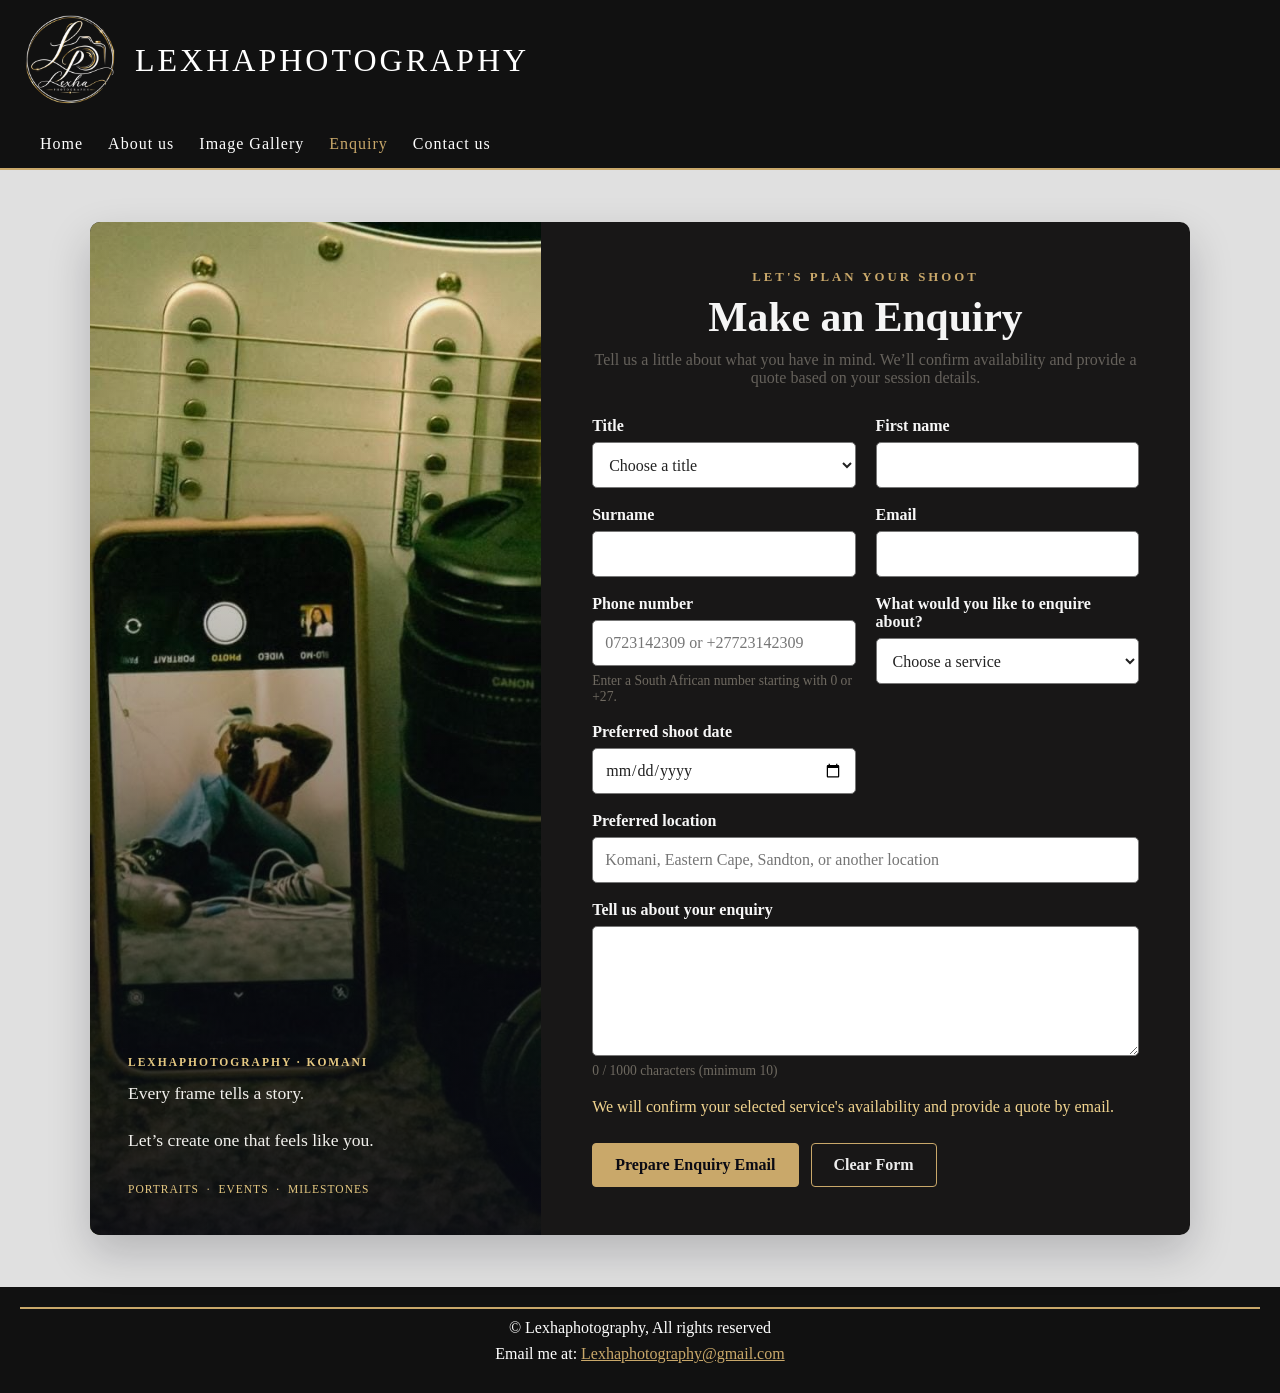
<file: enquiry.html>
<!DOCTYPE html>
<html lang="en">
<head>
    <meta charset="UTF-8">
    <meta name="viewport" content="width=device-width, initial-scale=1.0">
    <meta name="description" content="Enquire about Matric Dance, model, nature, portrait, and family photography sessions with Lexhaphotography in Komani and the Eastern Cape.">
    <meta name="keywords" content="photography booking enquiry Komani, Matric Dance photos Eastern Cape, model shoot booking Queenstown">
    <meta name="theme-color" content="#111111">
    <link rel="canonical" href="https://emgpsd.github.io/wede5020-2026-part-3-zoebobelo/enquiry.html">
    <meta property="og:type" content="website">
    <meta property="og:title" content="Book a Photography Session | Lexhaphotography">
    <meta property="og:description" content="Tell us what kind of photography session you are planning and ask about availability.">
    <meta property="og:url" content="https://emgpsd.github.io/wede5020-2026-part-3-zoebobelo/enquiry.html">
    <title>Photography Enquiry | Lexhaphotography Komani</title>
    <link rel="stylesheet" href="css/styles.css">
</head>
<body>
    <!--header section with logo and title-->
    <div class="top-section">
        <header class="header">
            <img
        src="images/lexhaphotography logo 2.png"
        alt="Lexhaphotography logo"
        width="100"
        height="100"
        />
            <p id="Title">LEXHAPHOTOGRAPHY</p>
        </header>

        <button id="menuBtn" type="button" aria-controls="mainNav" aria-expanded="false">
            <span aria-hidden="true">☰</span> Menu
        </button>

        <nav id="mainNav" aria-label="Main navigation">
            <ul>
                <li><a href="index.html">Home</a></li>
                <li><a href="about.html">About us</a></li>
                <li><a href="gallery.html">Image Gallery</a></li>
                <li><a href="enquiry.html" class="active" aria-current="page">Enquiry</a></li>
                <li><a href="contact.html">Contact us</a></li>
            </ul>
        </nav>
        <hr id="HeaderLine">
    </div>

    <main class="enquiry-layout fade-in">
        <aside class="enquiry-story">
            <img src="images/Enquiry form image.jpg" alt="Enquiry form image" class="enquiry-story-image">
            <div class="enquiry-story-copy">
                <p class="enquiry-story-label">LEXHAPHOTOGRAPHY · KOMANI</p>
                <p class="enquiry-story-title">Every frame tells a story.</p>
                <p>Let’s create one that feels like you.</p>
                <span>PORTRAITS&nbsp; · &nbsp;EVENTS&nbsp; · &nbsp;MILESTONES</span>
            </div>
        </aside>

        <section class="enquiry-container">
            <p class="enquiry-eyebrow">LET'S PLAN YOUR SHOOT</p>
            <h1>Make an Enquiry</h1>
            <p class="subtitle">Tell us a little about what you have in mind. We’ll confirm availability and provide a quote based on your session details.</p>

            <form class="site-form enquiry-form" action="mailto:Lexhaphotography@gmail.com" method="post" enctype="text/plain">
            <div class="enquiry-form-grid">
                <div class="enquiry-field">
                    <label for="title">Title</label>
                    <select id="title" name="Title" autocomplete="honorific-prefix" required>
                        <option value="">Choose a title</option>
                        <option>Ms</option>
                        <option>Mr</option>
                        <option>Mx</option>
                        <option>Dr</option>
                        <option>Prefer not to say</option>
                    </select>
                </div>
                <div class="enquiry-field">
                    <label for="firstname">First name</label>
                    <input type="text" id="firstname" name="First name" autocomplete="given-name" minlength="2" maxlength="60" required>
                </div>
                <div class="enquiry-field">
                    <label for="surname">Surname</label>
                    <input type="text" id="surname" name="Surname" autocomplete="family-name" minlength="2" maxlength="60" required>
                </div>
                <div class="enquiry-field">
                    <label for="email">Email</label>
                    <input type="email" id="email" name="Email" autocomplete="email" maxlength="254" required>
                </div>
                <div class="enquiry-field">
                    <label for="phonenumber">Phone number</label>
                    <input type="tel" id="phonenumber" name="Phone" autocomplete="tel" pattern="(?:\+27|0)[0-9]{9}" placeholder="0723142309 or +27723142309" aria-describedby="phone-help" required>
                    <small id="phone-help">Enter a South African number starting with 0 or +27.</small>
                </div>
                <div class="enquiry-field">
                    <label for="serviceType">What would you like to enquire about?</label>
                    <select id="serviceType" name="Photography service" required>
                        <option value="">Choose a service</option>
                        <option>Matric Dance photography</option>
                        <option>Nature photography</option>
                        <option>Model portfolio shoot</option>
                        <option>Portrait photography</option>
                        <option>Family photography</option>
                        <option>Volunteer or sponsorship</option>
                        <option>Other</option>
                    </select>
                </div>
                <div class="enquiry-field">
                    <label for="preferredDate">Preferred shoot date</label>
                    <input type="date" id="preferredDate" name="Preferred shoot date" required>
                </div>
                <div class="enquiry-field enquiry-field-full">
                    <label for="preferredLocation">Preferred location</label>
                    <input type="text" id="preferredLocation" name="Preferred location" minlength="2" maxlength="120" placeholder="Komani, Eastern Cape, Sandton, or another location" required>
                </div>
                <div class="enquiry-field enquiry-field-full">
                    <label for="message">Tell us about your enquiry</label>
                    <textarea id="message" name="Enquiry details" rows="5" minlength="10" maxlength="1000" aria-describedby="message-count" required></textarea>
                    <small id="message-count" aria-live="polite">0 / 1000 characters (minimum 10)</small>
                </div>
            </div>
            <p id="enquiry-response" class="form-status" role="status" aria-live="polite">We will confirm your selected service's availability and provide a quote by email.</p>
            <div class="buttons">
                <button type="submit">Prepare Enquiry Email</button>
                <button type="reset">Clear Form</button>
            </div>
            </form>
        </section>
    </main>

    <div class="bottom-section">
        <hr id="footerLine">
        <footer class="footer">
            <p>&copy; Lexhaphotography, All rights reserved</p>
           Email me at: <a href="mailto:Lexhaphotography@gmail.com">Lexhaphotography@gmail.com</a>
        </footer>
    </div>

    <script src="JS/Script.js" defer></script>
</body>
</html>
</file>
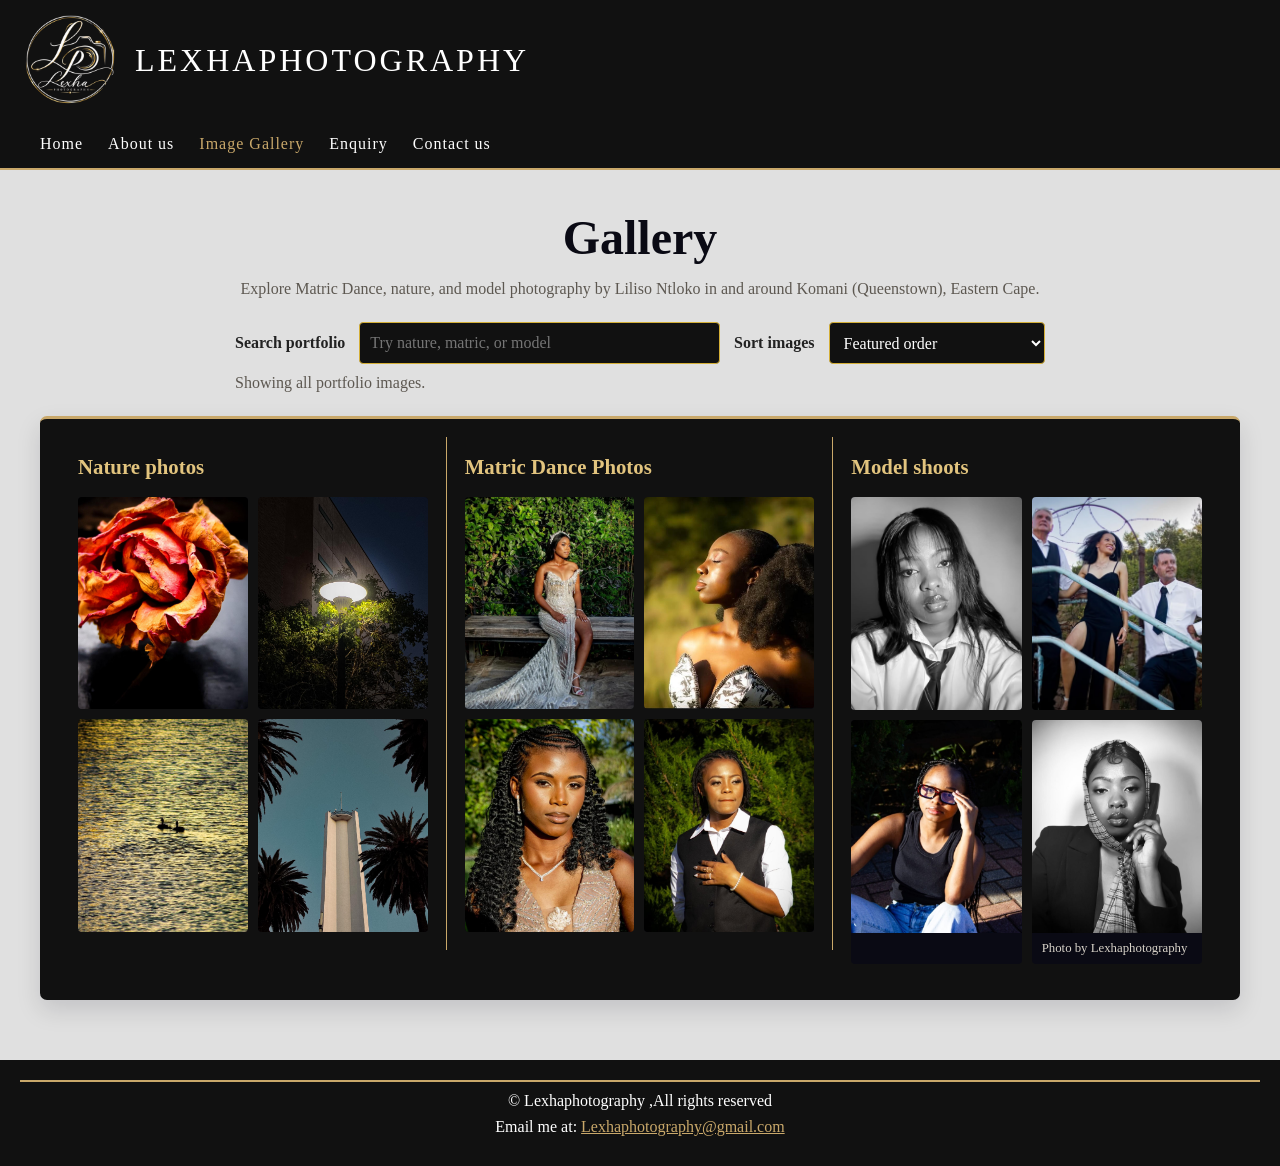
<file: gallery.html>
<!DOCTYPE html>
<html lang="en">
<head>
    <meta charset="UTF-8">
    <meta name="viewport" content="width=device-width, initial-scale=1.0">
    <meta name="description" content="View Matric Dance, nature, and model portfolio photography by Lexhaphotography in Komani (Queenstown) and the Eastern Cape.">
    <meta name="keywords" content="Komani photography portfolio, Matric Dance photos Queenstown, Eastern Cape model photography, nature photography Komani">
    <meta name="theme-color" content="#111111">
    <link rel="canonical" href="https://emgpsd.github.io/wede5020-2026-part-3-zoebobelo/gallery.html">
    <meta property="og:type" content="website">
    <meta property="og:title" content="Photography Portfolio | Lexhaphotography">
    <meta property="og:description" content="Browse Matric Dance, nature, and model portfolio images by Komani photographer Liliso Ntloko.">
    <meta property="og:url" content="https://emgpsd.github.io/wede5020-2026-part-3-zoebobelo/gallery.html">
    <title>Photography Portfolio | Lexhaphotography Komani</title>
    <link rel="stylesheet" href="css/styles.css">
</head>
<body>
    <div class="top-section">
        <!--Header section with image and name-->
    <header class="header">
    <img
        src="images/lexhaphotography logo 2.png"
        alt="Lexhaphotography logo"
        width="100"
        height="100"
        />
    <p id="Title">LEXHAPHOTOGRAPHY</p>
    
    
    </header>
    

    <button id="menuBtn" type="button" aria-controls="mainNav" aria-expanded="false">
        <span aria-hidden="true">☰</span> Menu
    </button>

    <nav id="mainNav" aria-label="Main navigation">
         <ul>
            <li><a href="index.html">Home</a></li>
            <li><a href="about.html">About us</a></li>
            <li><a href="gallery.html" class="active" aria-current="page">Image Gallery</a></li>
            <li><a href="enquiry.html">Enquiry</a></li>
            <li><a href="contact.html">Contact us</a></li>
        </ul>
     </nav>
     
     
    <hr id="HeaderLine">
    
    </div>
    <main>
    <h1 id="Gallery">Gallery</h1>
    <p>Explore Matric Dance, nature, and model photography by Liliso Ntloko in and around Komani (Queenstown), Eastern Cape.
</p>
    <section class="gallery-controls" aria-label="Search and sort portfolio">
        <label for="gallerySearch">Search portfolio</label>
        <input id="gallerySearch" type="search" placeholder="Try nature, matric, or model" autocomplete="off">
        <label for="gallerySort">Sort images</label>
        <select id="gallerySort">
            <option value="featured">Featured order</option>
            <option value="az">Description (A–Z)</option>
        </select>
        <p id="galleryResults" aria-live="polite">Showing all portfolio images.</p>
    </section>
     <!--Image Gallery-->
     
    <div class="gallery-categories fade-in">

  <section class="gallery-category">
    <h2>Nature photos</h2>
    <div class="gallery-photos">
      <figure><img loading="lazy" decoding="async" src="images/nature-queenstown-01.jpeg" alt="Nature photography captured by Lexhaphotography in the Eastern Cape"></figure>
      <figure><img loading="lazy" decoding="async" src="images/nature-queenstown-02.jpeg" alt="Eastern Cape nature photograph by Lexhaphotography"></figure>
      <figure><img loading="lazy" decoding="async" src="images/nature-queenstown-03.jpeg" alt="Nature scene photographed by Liliso Ntloko"></figure>
      <figure><img loading="lazy" decoding="async" src="images/nature-queenstown-04.jpeg" alt="Komani nature photography portfolio image"></figure>
    </div>
  </section>
<!-- Add more sections for other categories of images as needed -->
  <section class="gallery-category">
    <h2>Matric Dance Photos</h2>
    <div class="gallery-photos">
      <figure><img loading="lazy" decoding="async" src="images/matric-dance-01.jpeg" alt="Matric Dance portrait photography in Komani"></figure>
      <figure><img loading="lazy" decoding="async" src="images/matric-dance-02.jpeg" alt="Matric Dance photography by Lexhaphotography"></figure>
      <figure><img loading="lazy" decoding="async" src="images/matric-dance-03.jpeg" alt="Eastern Cape Matric Dance portrait"></figure>
      <figure><img loading="lazy" decoding="async" src="images/matric-dance-04.jpeg" alt="Matric Dance photo shoot portfolio image"></figure>
    </div>
  </section>

  <section class="gallery-category">
    <h2>Model shoots</h2>
    <div class="gallery-photos">
      <figure><img loading="lazy" decoding="async" src="images/model-portfolio-01.jpeg" alt="Model portfolio photography by Liliso Ntloko in Komani"></figure>
      <figure><img loading="lazy" decoding="async" src="images/model-portfolio-02.jpeg" alt="Model portrait for a photography portfolio"></figure>
      <figure><img loading="lazy" decoding="async" src="images/model-portfolio-03.jpeg" alt="Model photo shoot by Lexhaphotography"></figure>
      <figure><img loading="lazy" decoding="async" src="images/model-portfolio-04.jpeg" alt="Eastern Cape model portfolio portrait"><figcaption>Photo by Lexhaphotography</figcaption></figure>
    </div>
  </section>

</div>
</main>

<div class="bottom-section">
    <hr id="footerLine">
    <footer class="footer">
    <p>
        &copy; Lexhaphotography ,All rights reserved
    </p>
     Email me at: <a href="mailto:Lexhaphotography@gmail.com">Lexhaphotography@gmail.com</a>
        </footer>
 </div>
 
 <script src="JS/Script.js" defer></script>
</body>
</html>
</file>
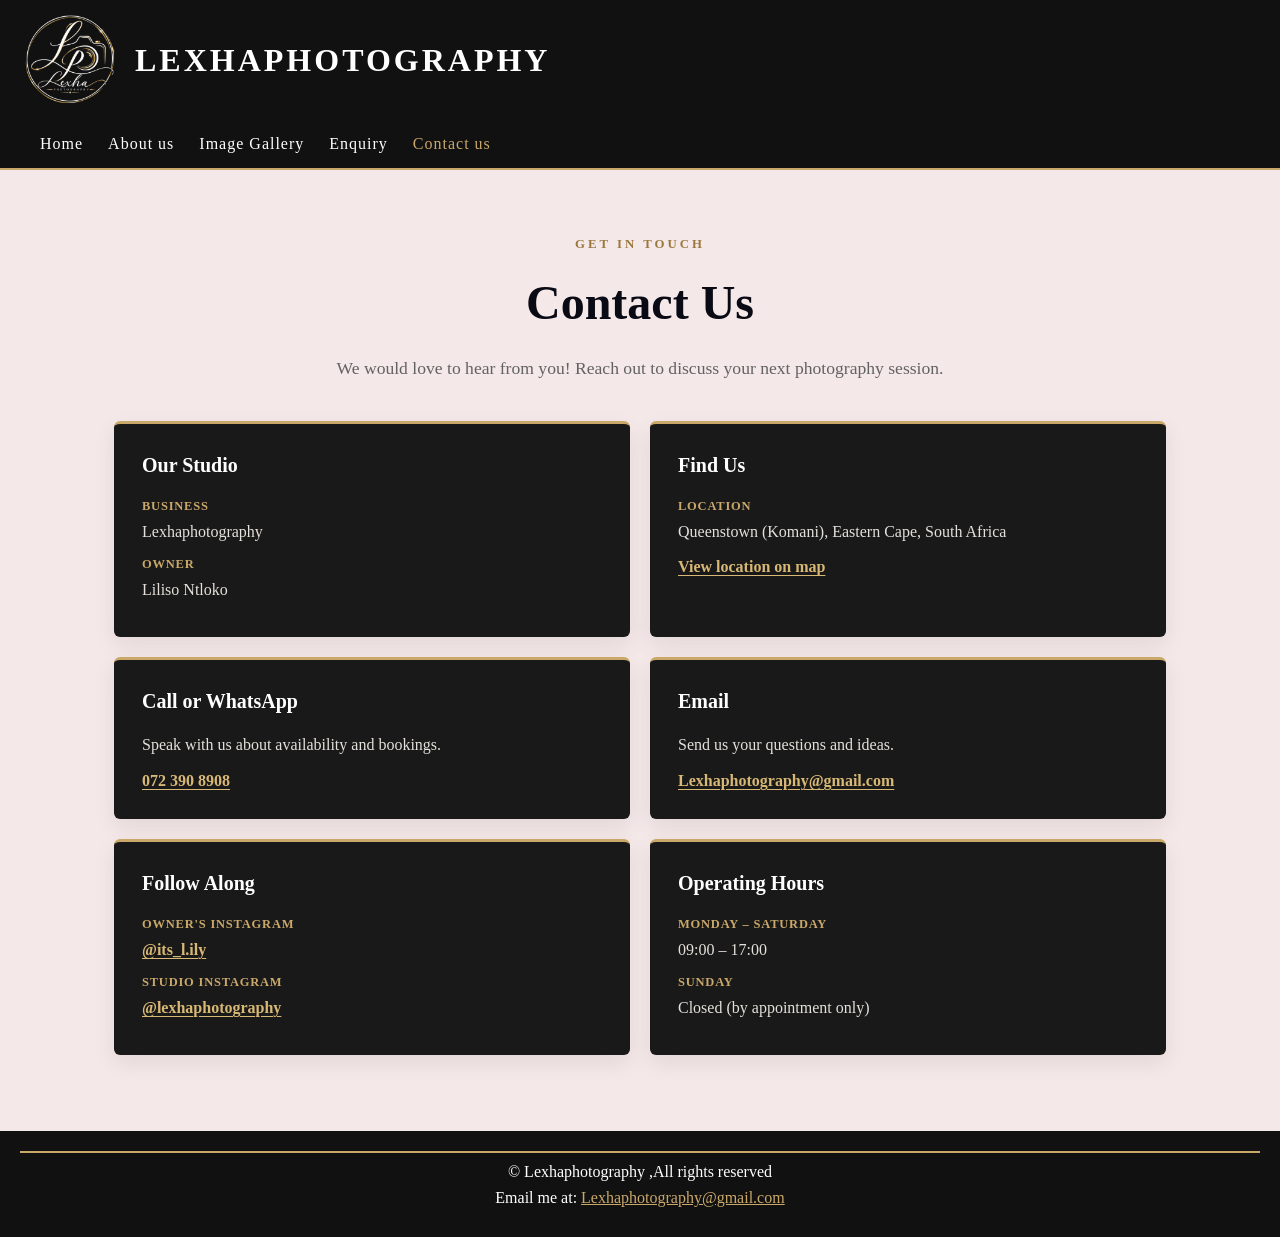
<file: WEDE.POE.PART 2/04-Contact-page.html>
<!DOCTYPE html>
<html lang="en">
<head>
    <meta charset="UTF-8">
    <meta name="viewport" content="width=device-width, initial-scale=1.0">
    <title>Contact Us</title>
    <link rel="stylesheet" href="css/styles.css">
    
</head>
<body>
<div class="top-section">
        <!--Header section with image and name-->
    <header class="header">
    <img
        src="lexhaphotography logo 2.png"
        alt="Lexhaphotography logo"
        width="100"
        height="100"
        />
    <h1 id="Title" >LEXHAPHOTOGRAPHY</h1>
    
    
    </header>
    

    <button id="menuBtn" type="button" aria-controls="mainNav" aria-expanded="false">
        <span aria-hidden="true">☰</span> Menu
    </button>

    <nav id="mainNav" aria-label="Main navigation">
         <ul>
            <li><a href="index.html">Home</a></li>
            <li><a href="02-about-us-page.html">About us</a></li>
            <li><a href="03-image-gallery.html">Image Gallery</a></li>
            <li><a href="05-enquiry-page.html">Enquiry</a></li>
            <li><a href="04-Contact-page.html" class="active" aria-current="page">Contact us</a></li>
        </ul>
     </nav>
     
     
    <hr id="HeaderLine">
    
    </div>
    
    <!--Contact Information-->
    <main class="contact-container">
        <div class="contact-intro fade-in">
            <p class="contact-eyebrow">GET IN TOUCH</p>
            <h1>Contact Us</h1>
            <p>We would love to hear from you! Reach out to discuss your next photography session.</p>
        </div>

        <section class="contact-grid" aria-label="Contact information">
            <article class="contact-card fade-in">
                <h2>Our Studio</h2>
                <p><strong>Business</strong>Lexhaphotography</p>
                <p><strong>Owner</strong>Liliso Ntloko</p>
            </article>

            <article class="contact-card fade-in">
                <h2>Find Us</h2>
                <p><strong>Location</strong>Queenstown (Komani), Eastern Cape, South Africa</p>
                <a href="https://www.google.com/maps/place/Queenstown,+Eastern+Cape/@-32.086667,27.833333,12z/data=!3m1!4b1!4m5!3m4!1s0x1d81c9d5f7c9d5f7:0x1d81c9d5f7c9d5f7!8m2!3d-32.086667!4d27.833333" target="_blank" rel="noopener noreferrer">View location on map</a>
            </article>

            <article class="contact-card fade-in">
                <h2>Call or WhatsApp</h2>
                <p>Speak with us about availability and bookings.</p>
                <a href="tel:+27723908908">072 390 8908</a>
            </article>

            <article class="contact-card fade-in">
                <h2>Email</h2>
                <p>Send us your questions and ideas.</p>
                <a href="mailto:Lexhaphotography@gmail.com">Lexhaphotography@gmail.com</a>
            </article>

            <article class="contact-card fade-in">
                <h2>Follow Along</h2>
                <p><strong>Owner's Instagram</strong><a href="https://www.instagram.com/its_l.ily/#" target="_blank" rel="noopener noreferrer">@its_l.ily</a></p>
                <p><strong>Studio Instagram</strong><a href="https://www.instagram.com/lexhaphotography/" target="_blank" rel="noopener noreferrer">@lexhaphotography</a></p>
            </article>

            <article class="contact-card fade-in">
                <h2>Operating Hours</h2>
                <p><strong>Monday – Saturday</strong>09:00 – 17:00</p>
                <p><strong>Sunday</strong>Closed (by appointment only)</p>
            </article>
        </section>
    </main>

    <div class="bottom-section">
    <hr id="footerLine">
    <footer class="footer">
    <p>
        &copy; Lexhaphotography ,All rights reserved
    </p>
   Email me at: <a href="mailto:Lexhaphotography@gmail.com">Lexhaphotography@gmail.com</a>


 </footer>
 </div>

 <script src="images/Script.js" defer></script>
</body>
</html>
</file>
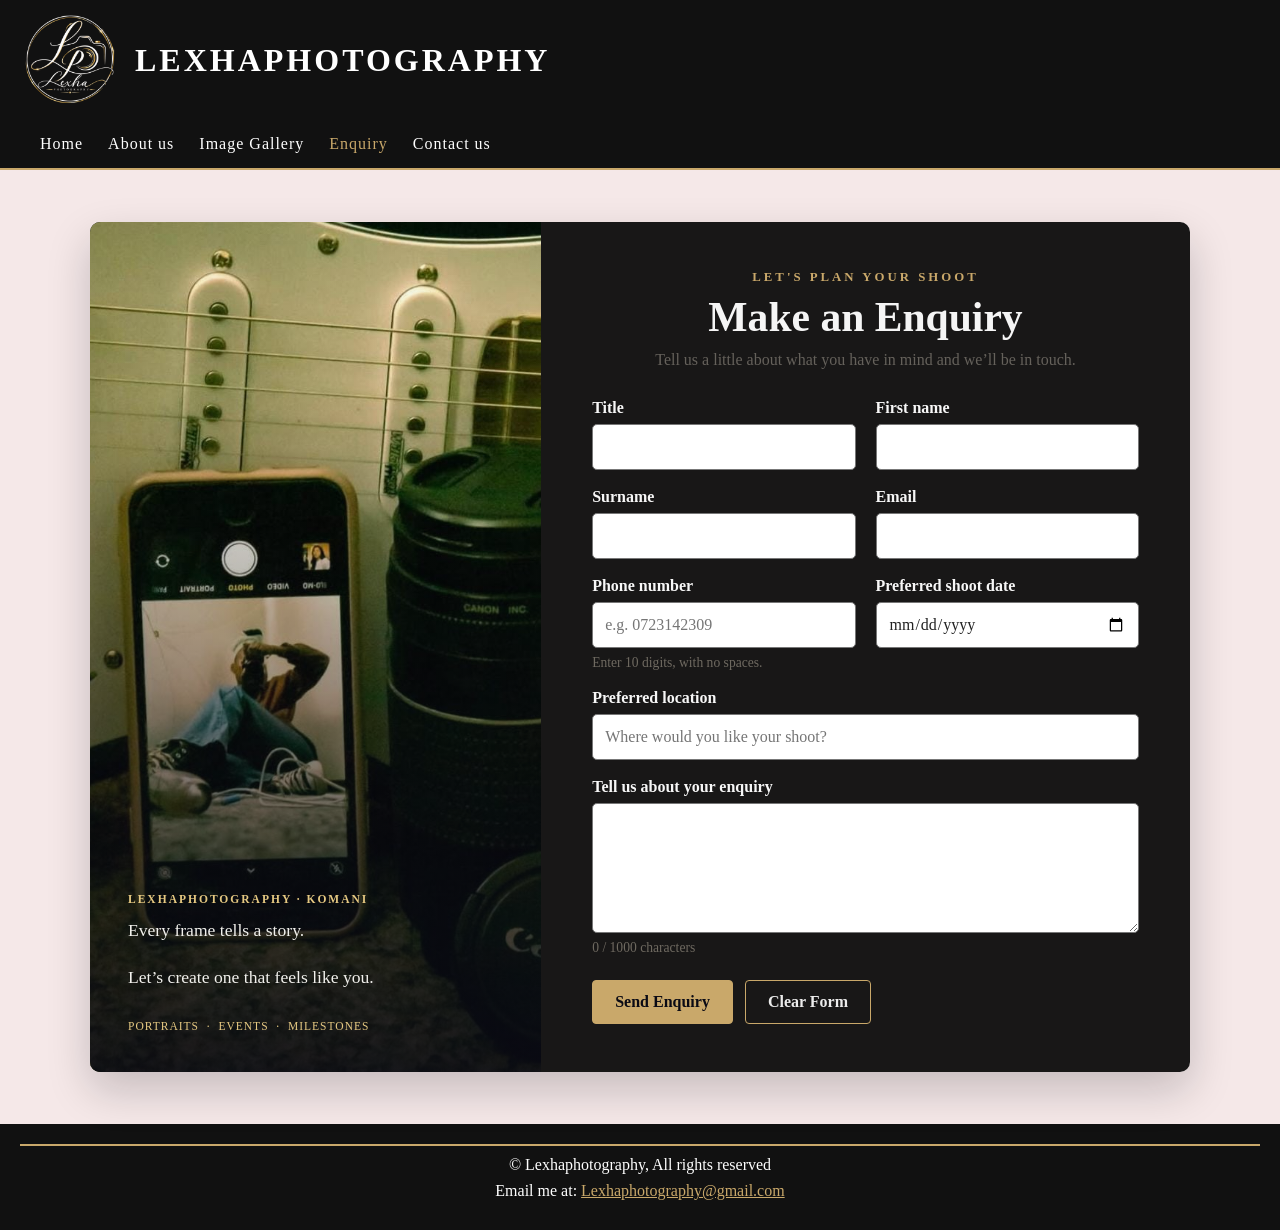
<file: WEDE.POE.PART 2/05-enquiry-page.html>
<!DOCTYPE html>
<html lang="en">
<head>
    <meta charset="UTF-8">
    <meta name="viewport" content="width=device-width, initial-scale=1.0">
    <title>Enquiries - LEXHAPHOTOGRAPHY</title>
    <link rel="stylesheet" href="css/styles.css">
</head>
<body>
    <!--header section with logo and title-->
    <div class="top-section">
        <header class="header">
            <img
        src="lexhaphotography logo 2.png"
        alt="Lexhaphotography logo"
        width="100"
        height="100"
        />
            <h1 id="Title">LEXHAPHOTOGRAPHY</h1>
        </header>

        <button id="menuBtn" type="button" aria-controls="mainNav" aria-expanded="false">
            <span aria-hidden="true">☰</span> Menu
        </button>

        <nav id="mainNav" aria-label="Main navigation">
            <ul>
                <li><a href="index.html">Home</a></li>
                <li><a href="02-about-us-page.html">About us</a></li>
                <li><a href="03-image-gallery.html">Image Gallery</a></li>
                <li><a href="05-enquiry-page.html" class="active" aria-current="page">Enquiry</a></li>
                <li><a href="04-Contact-page.html">Contact us</a></li>
            </ul>
        </nav>
        <hr id="HeaderLine">
    </div>

    <main class="enquiry-layout fade-in">
        <aside class="enquiry-story">
            <img src="images/Enquiry form image.jpg" alt="Enquiry form image" class="enquiry-story-image">
            <div class="enquiry-story-copy">
                <p class="enquiry-story-label">LEXHAPHOTOGRAPHY · KOMANI</p>
                <p class="enquiry-story-title">Every frame tells a story.</p>
                <p>Let’s create one that feels like you.</p>
                <span>PORTRAITS&nbsp; · &nbsp;EVENTS&nbsp; · &nbsp;MILESTONES</span>
            </div>
        </aside>

        <section class="enquiry-container">
            <p class="enquiry-eyebrow">LET'S PLAN YOUR SHOOT</p>
            <h1>Make an Enquiry</h1>
            <p class="subtitle">Tell us a little about what you have in mind and we’ll be in touch.</p>

            <form action="mailto:Lexhaphotography@gmail.com" method="post" enctype="text/plain">
            <div class="enquiry-form-grid">
                <div class="enquiry-field">
                    <label for="title">Title</label>
                    <input type="text" id="title" name="title" autocomplete="honorific-prefix" required>
                </div>
                <div class="enquiry-field">
                    <label for="firstname">First name</label>
                    <input type="text" id="firstname" name="firstname" autocomplete="given-name" required>
                </div>
                <div class="enquiry-field">
                    <label for="surname">Surname</label>
                    <input type="text" id="surname" name="surname" autocomplete="family-name" required>
                </div>
                <div class="enquiry-field">
                    <label for="email">Email</label>
                    <input type="email" id="email" name="email" autocomplete="email" required>
                </div>
                <div class="enquiry-field">
                    <label for="phonenumber">Phone number</label>
                    <input type="tel" id="phonenumber" name="phonenumber" autocomplete="tel" pattern="[0-9]{10}" placeholder="e.g. 0723142309" aria-describedby="phone-help">
                    <small id="phone-help">Enter 10 digits, with no spaces.</small>
                </div>
                <div class="enquiry-field">
                    <label for="preferredDate">Preferred shoot date</label>
                    <input type="date" id="preferredDate" name="preferredDate">
                </div>
                <div class="enquiry-field enquiry-field-full">
                    <label for="preferredLocation">Preferred location</label>
                    <input type="text" id="preferredLocation" name="preferredLocation" placeholder="Where would you like your shoot?">
                </div>
                <div class="enquiry-field enquiry-field-full">
                    <label for="message">Tell us about your enquiry</label>
                    <textarea id="message" name="message" rows="5" maxlength="1000" aria-describedby="message-count" required></textarea>
                    <small id="message-count" aria-live="polite">0 / 1000 characters</small>
                </div>
            </div>
            <div class="buttons">
                <button type="submit">Send Enquiry</button>
                <button type="reset">Clear Form</button>
            </div>
            </form>
        </section>
    </main>

    <div class="bottom-section">
        <hr id="footerLine">
        <footer class="footer">
            <p>&copy; Lexhaphotography, All rights reserved</p>
           Email me at: <a href="mailto:Lexhaphotography@gmail.com">Lexhaphotography@gmail.com</a>
        </footer>
    </div>

    <script src="images/Script.js" defer></script>
</body>
</html>
</file>
<file: css/styles.css>
* {
  box-sizing: border-box;
  margin: 0;
  padding: 0;
}

html {
  font-family: "Times New Roman", Times, serif;
  color: #222;
  background: #a0a0a052;
}

body {
  min-width: 320px;
}

img {
  display: block;
  max-width: 100%;
  height: auto;
}

.top-section {
  position: sticky;
  top: 0;
  z-index: 1000;
  background: #111111;
  color: #fff;
}

.header {
  display: flex;
  align-items: center;
  gap: 15px;
  padding: 10px 20px;
}

.header img {
  width: 100px;
  height: 100px;
  object-fit: contain;
}

#Title {
  color: #fff;
  font-size: 2rem;
  letter-spacing: 3px;
}

#menuBtn {
  display: none;
  background: #c9a86a;
  color: #0a0a14;
  border: none;
  padding: 10px 15px;
  font-size: 18px;
  cursor: pointer;
  margin: 10px 20px;
  font-family: inherit;
}

nav ul {
  display: flex;
  flex-wrap: wrap;
  gap: 25px;
  list-style: none;
  padding: 15px 40px;
  background: #111111;
}

nav a {
  color: #fff;
  text-decoration: none;
  letter-spacing: 1px;
}

nav a:hover,
nav a:focus,
nav a.active {
  color: #c9a86a;
}

#HeaderLine,
#footerLine {
  border: 1px solid #c9a86a;
  margin: 0;
}

#Welcome {
  color: #f1f0ec;
  font-size: clamp(2rem, 5vw, 2.5rem);
}

.hero {
  display: flex;
  min-height: 80vh;
  flex-direction: column;
  align-items: center;
  justify-content: center;
  gap: 20px;
  padding: 30px 20px;
  background:
    linear-gradient(rgba(0, 0, 0, 0.55), rgba(0, 0, 0, 0.55)),
    url("../images/hero.jpg") center / cover no-repeat;
  color: #fff;
  text-align: center;
}

html.js .fade-in {
  opacity: 0;
  transform: translateY(20px);
  transition: opacity 0.8s ease, transform 0.8s ease;
}
html.js .fade-in.visible {
  opacity: 1;
  transform: translateY(0);
}

@media (prefers-reduced-motion: reduce) {
  html.js .fade-in {
    transition: none;
    transform: none;
  }
}

.hero p {
  max-width: 800px;
  line-height: 1.6;
}



.cta-link {
  display: inline-block;
  padding: 12px 24px;
  border: 1px solid #c9a86a;
  border-radius: 4px;
  background: #c9a86a;
  color: #0a0a14;
  font-weight: bold;
  text-decoration: none;
}

.cta-link:hover,
.cta-link:focus-visible {
  background: transparent;
  color: #fff;
}

main > h1,
main > h2,
main > p,
main > article,
main > .owner-profile,
main > .three-columns,
main > .gallery-categories {
  margin-right: auto;
  margin-left: auto;
  max-width: 1200px;
}

main > h1,
main > h2,
main > p,
main > article {
  margin-top: 20px;
  margin-bottom: 15px;
  padding-right: 20px;
  padding-left: 20px;
}

.owner-profile {
  display: flex;
  align-items: center;
  gap: 20px;
  padding: 20px;
}

.owner-profile > div:first-child {
  flex: 0 0 300px;
}

.owner-profile > div:first-child img {
  width: 300px;
  height: 350px;
  object-fit: cover;
}

.owner-profile > div:first-child p {
  margin-top: 8px;
}

#owner-info {
  max-width: 700px;
  line-height: 1.5;
}

#owner-info p {
  margin: 10px 0;
}

.three-columns {
  display: flex;
  gap: 30px;
  margin-top: 20px;
  margin-bottom: 20px;
  padding: 30px;
}

.column {
  flex: 1;
  padding: 0 20px;
  border-right: 2px solid #ccc;
}

.column:last-child {
  border-right: 0;
}

.column h2 {
  margin-bottom: 15px;
  color: #d4af37;
}

.column p,
.column ul {
  line-height: 1.5;
}

.column ul {
  padding-left: 20px;
}

.gallery-categories {
  display: grid;
  grid-template-columns: repeat(3, minmax(0, 1fr));
  align-items: start;
  max-width: 1280px;
  width: calc(100% - 48px);
  margin: 24px auto 60px;
  padding: 18px 20px;
  border-top: 3px solid #c9a86a;
  border-radius: 7px;
  background: #111111;
  box-shadow: 0 10px 24px rgba(10, 10, 20, 0.13);
}

#Gallery {
  margin-top: 40px;
  color: #0a0a14;
  font-size: clamp(2.2rem, 5vw, 3rem);
  text-align: center;
}

#Gallery + p {
  margin-top: 10px;
  color: #5d5851;
  text-align: center;
}

.gallery-controls {
  display: grid;
  grid-template-columns: auto minmax(180px, 1fr) auto minmax(180px, 0.6fr);
  align-items: center;
  gap: 10px 14px;
  max-width: 850px;
  margin: 24px auto;
  padding: 0 20px;
}

.gallery-controls label {
  font-weight: bold;
}

.gallery-controls input,
.gallery-controls select {
  min-width: 0;
  min-height: 42px;
  padding: 8px 10px;
  border: 1px solid #d4af37;
  border-radius: 4px;
  background: #111;
  color: #fff;
  font: inherit;
}

#galleryResults {
  grid-column: 1 / -1;
  margin: 0;
  color: #5d5851;
}

.gallery-photos figure[hidden],
.gallery-category[hidden] {
  display: none;
}

.gallery-category {
  min-width: 0;
  padding: 18px;
  border-right: 1px solid #c9a86a;
}

.gallery-category:last-child {
  border-right: 0;
}

.gallery-category h2 {
  margin-bottom: 18px;
  color: #e2c47e;
  font-size: 1.3rem;
}

.gallery-photos {
  display: grid;
  grid-template-columns: repeat(2, minmax(0, 1fr));
  gap: 10px;
}

.gallery-photos figure {
  min-width: 0;
  overflow: hidden;
  border-radius: 4px;
  background: #0a0a14;
}

.gallery-photos img {
  width: 100%;
  aspect-ratio: 4 / 5;
  object-fit: cover;
  transition: transform 0.35s ease, filter 0.35s ease;
}

.gallery-image-button {
  display: block;
  width: 100%;
  overflow: hidden;
  border: 0;
  background: transparent;
  cursor: zoom-in;
}

.gallery-image-button:hover img {
  transform: scale(1.05);
  filter: brightness(1.08);
}

.gallery-image-button:focus-visible {
  outline: 3px solid #e2c47e;
  outline-offset: -3px;
}

.gallery-photos figcaption {
  padding: 8px 10px;
  color: #d7d2c8;
  font-size: 0.8rem;
}

.gallery-lightbox {
  position: fixed;
  width: min(92vw, 1050px);
  max-width: none;
  max-height: 92vh;
  margin: auto;
  padding: 52px 72px 24px;
  overflow: visible;
  border: 1px solid rgba(226, 196, 126, 0.65);
  border-radius: 8px;
  background: #0a0a14;
  color: #fff;
  box-shadow: 0 20px 70px rgba(0, 0, 0, 0.55);
}

.gallery-lightbox::backdrop {
  background: rgba(0, 0, 0, 0.84);
  backdrop-filter: blur(3px);
}

.gallery-lightbox-image {
  display: block;
  width: 100%;
  max-height: 72vh;
  object-fit: contain;
}

.gallery-lightbox-caption {
  margin-top: 12px;
  color: #e2c47e;
  text-align: center;
}

.gallery-lightbox button {
  position: absolute;
  display: grid;
  width: 42px;
  height: 42px;
  place-items: center;
  border: 1px solid #c9a86a;
  border-radius: 50%;
  background: #111111;
  color: #fff;
  font: inherit;
  font-size: 1.5rem;
  cursor: pointer;
}

.gallery-lightbox button:hover,
.gallery-lightbox button:focus-visible {
  background: #c9a86a;
  color: #0a0a14;
}

.gallery-lightbox-close {
  top: 10px;
  right: 10px;
}

.gallery-lightbox-previous {
  top: 50%;
  left: 12px;
  transform: translateY(-50%);
}

.gallery-lightbox-next {
  top: 50%;
  right: 12px;
  transform: translateY(-50%);
}

@media (prefers-reduced-motion: reduce) {
  .gallery-photos img {
    transition: none;
  }
}

.enquiry-container {
  width: 100%;
  max-width: none;
  min-width: 0;
  margin: 0;
  padding: 48px clamp(24px, 4vw, 54px);
  background: #181717;
}

.enquiry-layout {
  display: grid;
  grid-template-columns: minmax(0, 0.82fr) minmax(0, 1.18fr);
  max-width: 1100px;
  margin: 52px auto;
  overflow: hidden;
  border-radius: 10px;
  background: #fffdfa;
  box-shadow: 0 18px 44px rgba(10, 10, 20, 0.2);
}

.enquiry-story {
  position: relative;
  display: flex;
  min-height: 760px;
  align-items: flex-end;
  overflow: hidden;
  padding: 38px;
  background: #0a0a14;
  color: #fff;
}

.enquiry-story::after {
  position: absolute;
  inset: 0;
  background: linear-gradient(180deg, rgba(10, 10, 20, 0.04) 20%, rgba(10, 10, 20, 0.9) 100%);
  content: "";
}

.enquiry-story img {
  position: absolute;
  inset: 0;
  width: 100%;
  height: 100%;
  object-fit: cover;
  object-position: center 25%;
  transition: transform 0.7s ease;
}

.enquiry-layout:hover .enquiry-story img {
  transform: scale(1.025);
}

.enquiry-story-copy {
  position: relative;
  z-index: 1;
}

.enquiry-story-label {
  margin-bottom: 16px;
  color: #e6c982;
  font-size: 0.72rem;
  font-weight: bold;
  letter-spacing: 2px;
}

.enquiry-story-title {
  max-width: 360px;
  margin-bottom: 12px;
  font-size: clamp(2.2rem, 4vw, 3.5rem);
  font-weight: normal;
  line-height: 1.05;
}

.enquiry-story-copy > p:not(.enquiry-story-label) {
  margin-bottom: 28px;
  color: #f1f0ec;
  font-size: 1.1rem;
}

.enquiry-story-copy span {
  color: #e6c982;
  font-size: 0.72rem;
  letter-spacing: 1px;
}

@media (prefers-reduced-motion: reduce) {
  .enquiry-story img {
    transition: none;
  }
}

.contact-container {
  max-width: 1100px;
  margin: 0 auto;
  padding: 64px 24px 76px;
  line-height: 1.65;
}

.contact-intro {
  max-width: 650px;
  margin: 0 auto 38px;
  text-align: center;
}

.contact-eyebrow {
  margin-bottom: 8px;
  color: #9a773c;
  font-size: 0.8rem;
  font-weight: bold;
  letter-spacing: 3px;
}

.contact-intro h1 {
  margin-bottom: 12px;
  color: #0a0a14;
  font-size: clamp(2rem, 5vw, 3rem);
}
/* Contact Intro Paragraph Styles */
.contact-intro > p:last-child {
  color: #626262;
  font-size: 1.1rem;
}

/* Contact Grid Styles */
.contact-grid {
  display: grid;
  grid-template-columns: repeat(2, minmax(0, 1fr));
  gap: 20px;
}
/* Contact Card Styles */
.contact-card {
  min-width: 0;
  padding: 25px 28px;
  border-top: 3px solid #c9a86a;
  border-radius: 6px;
  background: #1a1919;
  box-shadow: 0 8px 22px rgba(10, 10, 20, 0.08);
}

.contact-card h2 {
  margin-bottom: 14px;
  color: #fff;
  font-size: 1.25rem;
}

/* Contact Card Paragraph Styles */
.contact-card p {
  margin: 9px 0;
  color: #e4e1dc;
  overflow-wrap: anywhere;
}

.contact-card p strong {
  display: block;
  margin-bottom: 2px;
  color: #c9a86a;
  font-size: 0.78rem;
  letter-spacing: 0.8px;
  text-transform: uppercase;
}

.contact-card a {
  color: #d7b875;
  font-weight: bold;
  text-decoration-thickness: 1px;
  text-underline-offset: 3px;
  overflow-wrap: anywhere;
}

.contact-card a:hover,
.contact-card a:focus-visible {
  color: #fff;
}

.enquiry-container h1 {
  margin-bottom: 10px;
  color: #f5f5f5;
  font-size: clamp(2rem, 5vw, 2.6rem);
  text-align: center;
}

.enquiry-eyebrow {
  margin-bottom: 8px;
  color: #c9a86a;
  font-size: 0.8rem;
  font-weight: bold;
  letter-spacing: 3px;
  text-align: center;
}

.subtitle {
  margin-bottom: 30px;
  color: #65615b;
  text-align: center;
}

.enquiry-form-grid {
  display: grid;
  grid-template-columns: repeat(2, minmax(0, 1fr));
  gap: 18px 20px;
}

.enquiry-field {
  display: flex;
  min-width: 0;
  flex-direction: column;
  gap: 7px;
}

.enquiry-field-full {
  grid-column: 1 / -1;
}

.enquiry-field label {
  color: #f7f7f7;
  font-weight: bold;
}

.enquiry-field input,
.enquiry-field textarea,
.enquiry-field select {
  width: 100%;
  min-height: 46px;
  padding: 11px 12px;
  border: 1px solid #777;
  border-radius: 5px;
  background: #fff;
  color: #222;
  font: inherit;
}

.enquiry-field textarea {
  min-height: 130px;
  resize: vertical;
}

.enquiry-field input:focus,
.enquiry-field textarea:focus,
.enquiry-field select:focus {
  border-color: #c9a86a;
  outline: 3px solid rgba(201, 168, 106, 0.3);
}

.form-status {
  margin-top: 16px;
  color: #f1d48f;
  line-height: 1.5;
}

.contact-message .form-status {
  color: #4a3a1c;
}

.contact-map,
.contact-message {
  margin-top: 40px;
}

.contact-map h2,
.contact-message h2 {
  margin-bottom: 12px;
  color: #171717;
}

.contact-map iframe {
  display: block;
  width: 100%;
  min-height: 340px;
  border: 0;
  border-radius: 6px;
}

.contact-message > p {
  margin-bottom: 18px;
}

.contact-message .site-form {
  padding: 24px;
  border-radius: 6px;
  background: #181717;
}

.contact-message .enquiry-field label {
  color: #f7f7f7;
}

.contact-message .enquiry-field small {
  color: #d7d2c8;
}

.enquiry-field small {
  color: #6f6a61;
  font-size: 0.85rem;
}

.buttons {
  display: flex;
  flex-wrap: wrap;
  gap: 12px;
  margin-top: 24px;
}

.buttons button {
  width: auto;
  padding: 12px 22px;
  border: 1px solid #c9a86a;
  border-radius: 4px;
  background: #c9a86a;
  color: #0a0a14;
  font: inherit;
  font-weight: bold;
  cursor: pointer;
  transition: background-color 0.2s ease, color 0.2s ease;
}

.buttons button:hover,
.buttons button:focus-visible {
  background: #fff;
  color: #0a0a14;
}

.buttons button[type="reset"] {
  background: transparent;
  color: #ececec;
}

.buttons button[type="reset"]:hover,
.buttons button[type="reset"]:focus-visible {
  background: #fff;
  color: #0a0a14;
}

@media (prefers-reduced-motion: reduce) {
  .buttons button {
    transition: none;
  }
}

.bottom-section {
  padding: 20px;
  background: #111111;
  color: #fff;
  text-align: center;
}

footer {
  padding: 10px 20px;
}

.footer a,
footer a {
  color: #c9a86a;
}

footer p {
  margin-bottom: 8px;
}

@media (max-width: 768px) {
  .header {
    justify-content: center;
    text-align: center;
  }

  html.js #menuBtn {
    display: block;
  }

  html.js #mainNav {
    display: none;
  }

  html.js #mainNav.show {
    display: block;
  }

  nav ul {
    justify-content: center;
    gap: 15px;
    padding: 12px 20px;
  }

  .owner-profile {
    align-items: flex-start;
  }

  .owner-profile > div:first-child {
    flex-basis: 240px;
  }

  .owner-profile > div:first-child img {
    width: 100%;
    height: auto;
  }

  .three-columns {
    flex-wrap: wrap;
  }

  .column {
    flex: 1 1 200px;
  }

  .gallery-photos {
    grid-template-columns: repeat(2, minmax(0, 1fr));
  }

  .gallery-controls {
    grid-template-columns: 1fr;
  }

  .gallery-categories {
    grid-template-columns: repeat(2, minmax(0, 1fr));
  }

  .gallery-category {
    border-bottom: 1px solid #c9a86a;
  }

  .gallery-category:nth-child(2) {
    border-right: 0;
  }

  .gallery-category:last-child {
    border-bottom: 0;
  }

  .enquiry-layout {
    max-width: 95%;
    grid-template-columns: 1fr;
  }

  .enquiry-story {
    min-height: 390px;
  }

  .contact-container {
    padding: 48px 20px 56px;
  }

  .contact-grid {
    grid-template-columns: 1fr;
  }

  .enquiry-form-grid {
    grid-template-columns: 1fr;
  }
}

@media (max-width: 480px) {
  .header {
    flex-direction: column;
  }

  .header img {
    width: 70px;
    height: 70px;
  }

  #Title {
    font-size: 1.375rem;
    letter-spacing: 2px;
  }

  nav ul {
    flex-direction: column;
    align-items: center;
    gap: 10px;
  }

  .hero {
    min-height: 70vh;
  }

  .owner-profile {
    flex-direction: column;
  }

  .owner-profile > div:first-child {
    flex-basis: auto;
    width: min(100%, 300px);
  }

  .three-columns {
    flex-direction: column;
    gap: 20px;
    padding: 20px;
  }

  .column {
    padding: 0 0 20px;
    border-right: 0;
    border-bottom: 2px solid #ccc;
  }

  .column:last-child {
    border-bottom: 0;
  }

  .gallery-category {
    padding: 20px 12px;
    border-right: 0;
    border-bottom: 1px solid #c9a86a;
  }

  .gallery-categories {
    width: calc(100% - 32px);
    grid-template-columns: 1fr;
    padding: 12px 20px;
  }

  .gallery-lightbox {
    width: 96vw;
    padding: 48px 46px 18px;
  }

  .gallery-lightbox button {
    width: 36px;
    height: 36px;
  }

  .gallery-lightbox-previous {
    left: 5px;
  }

  .gallery-lightbox-next {
    right: 5px;
  }

  .gallery-photos {
    grid-template-columns: repeat(2, minmax(0, 1fr));
  }

  .enquiry-container {
  
    padding: 30px 22px;
  }

  .enquiry-layout {
    margin: 20px auto;
  }

  .enquiry-story {
    min-height: 300px;
    padding: 25px;
  }

  .enquiry-story-title {
    font-size: 2.2rem;
  }

  .contact-container {
    padding: 38px 16px 46px;
  }

  .contact-intro {
    margin-bottom: 28px;
  }

  .contact-card {
    padding: 22px;
  }

  .enquiry-container h1 {
    font-size: 1.6rem;
  }

  .enquiry-field input,
  .enquiry-field textarea {
    font-size: 1rem;
  }

  .buttons {
    display: flex;
    flex-direction: column;
    gap: 10px;
  }

  .buttons button {
    width: 100%;
    margin-right: 0;
  }

  .bottom-section,
  footer {
    padding: 15px;
    font-size: 0.85rem;
  }
}
</file>
<file: WEDE.POE.PART 2/css/styles.css>
* {
  box-sizing: border-box;
  margin: 0;
  padding: 0;
}

html {
  font-family: "Times New Roman", Times, serif;
  color: #222;
  background: #f5e8e8;
}

body {
  min-width: 320px;
}

img {
  display: block;
  max-width: 100%;
  height: auto;
}

.top-section {
  position: sticky;
  top: 0;
  z-index: 1000;
  background: #111111;
  color: #fff;
}

.header {
  display: flex;
  align-items: center;
  gap: 15px;
  padding: 10px 20px;
}

.header img {
  width: 100px;
  height: 100px;
  object-fit: contain;
}

#Title {
  color: #fff;
  font-size: 2rem;
  letter-spacing: 3px;
}

#menuBtn {
  display: none;
  background: #c9a86a;
  color: #0a0a14;
  border: none;
  padding: 10px 15px;
  font-size: 18px;
  cursor: pointer;
  margin: 10px 20px;
  font-family: inherit;
}

nav ul {
  display: flex;
  flex-wrap: wrap;
  gap: 25px;
  list-style: none;
  padding: 15px 40px;
  background: #111111;
}

nav a {
  color: #fff;
  text-decoration: none;
  letter-spacing: 1px;
}

nav a:hover,
nav a:focus,
nav a.active {
  color: #c9a86a;
}

#HeaderLine,
#footerLine {
  border: 1px solid #c9a86a;
  margin: 0;
}

#Welcome {
  color: #f1f0ec;
  font-size: clamp(2rem, 5vw, 2.5rem);
}

.hero {
  display: flex;
  min-height: 80vh;
  flex-direction: column;
  align-items: center;
  justify-content: center;
  gap: 20px;
  padding: 30px 20px;
  background:
    linear-gradient(rgba(0, 0, 0, 0.55), rgba(0, 0, 0, 0.55)),
    url("../hero.jpg") center / cover no-repeat;
  color: #fff;
  text-align: center;
}

html.js .fade-in {
  opacity: 0;
  transform: translateY(20px);
  transition: opacity 0.8s ease, transform 0.8s ease;
}
html.js .fade-in.visible {
  opacity: 1;
  transform: translateY(0);
}

@media (prefers-reduced-motion: reduce) {
  html.js .fade-in {
    transition: none;
    transform: none;
  }
}

.hero p {
  max-width: 800px;
  line-height: 1.6;
}

.cta-link {
  display: inline-block;
  padding: 12px 24px;
  border: 1px solid #c9a86a;
  border-radius: 4px;
  background: #c9a86a;
  color: #0a0a14;
  font-weight: bold;
  text-decoration: none;
}

.cta-link:hover,
.cta-link:focus-visible {
  background: transparent;
  color: #fff;
}

main > h1,
main > h2,
main > p,
main > article,
main > .owner-profile,
main > .three-columns,
main > .gallery-categories {
  margin-right: auto;
  margin-left: auto;
  max-width: 1200px;
}

main > h1,
main > h2,
main > p,
main > article {
  margin-top: 20px;
  margin-bottom: 15px;
  padding-right: 20px;
  padding-left: 20px;
}

.owner-profile {
  display: flex;
  align-items: center;
  gap: 20px;
  padding: 20px;
}

.owner-profile > div:first-child {
  flex: 0 0 300px;
}

.owner-profile > div:first-child img {
  width: 300px;
  height: 350px;
  object-fit: cover;
}

.owner-profile > div:first-child p {
  margin-top: 8px;
}

#owner-info {
  max-width: 700px;
  line-height: 1.5;
}

#owner-info p {
  margin: 10px 0;
}

.three-columns {
  display: flex;
  gap: 30px;
  margin-top: 20px;
  margin-bottom: 20px;
  padding: 30px;
}

.column {
  flex: 1;
  padding: 0 20px;
  border-right: 2px solid #ccc;
}

.column:last-child {
  border-right: 0;
}

.column h2 {
  margin-bottom: 15px;
  color: #d4af37;
}

.column p,
.column ul {
  line-height: 1.5;
}

.column ul {
  padding-left: 20px;
}

.gallery-categories {
  display: grid;
  grid-template-columns: repeat(3, minmax(0, 1fr));
  align-items: start;
  max-width: 1280px;
  width: calc(100% - 48px);
  margin: 24px auto 60px;
  padding: 18px 20px;
  border-top: 3px solid #c9a86a;
  border-radius: 7px;
  background: #111111;
  box-shadow: 0 10px 24px rgba(10, 10, 20, 0.13);
}

#Gallery {
  margin-top: 40px;
  color: #0a0a14;
  font-size: clamp(2.2rem, 5vw, 3rem);
  text-align: center;
}

#Gallery + p {
  margin-top: 10px;
  color: #5d5851;
  text-align: center;
}

.gallery-category {
  min-width: 0;
  padding: 18px;
  border-right: 1px solid #c9a86a;
}

.gallery-category:last-child {
  border-right: 0;
}

.gallery-category h2 {
  margin-bottom: 18px;
  color: #e2c47e;
  font-size: 1.3rem;
}

.gallery-photos {
  display: grid;
  grid-template-columns: repeat(2, minmax(0, 1fr));
  gap: 10px;
}

.gallery-photos figure {
  min-width: 0;
  overflow: hidden;
  border-radius: 4px;
  background: #0a0a14;
}

.gallery-photos img {
  width: 100%;
  aspect-ratio: 4 / 5;
  object-fit: cover;
  transition: transform 0.35s ease, filter 0.35s ease;
}

.gallery-image-button {
  display: block;
  width: 100%;
  overflow: hidden;
  border: 0;
  background: transparent;
  cursor: zoom-in;
}

.gallery-image-button:hover img {
  transform: scale(1.05);
  filter: brightness(1.08);
}

.gallery-image-button:focus-visible {
  outline: 3px solid #e2c47e;
  outline-offset: -3px;
}

.gallery-photos figcaption {
  padding: 8px 10px;
  color: #d7d2c8;
  font-size: 0.8rem;
}

.gallery-lightbox {
  position: fixed;
  width: min(92vw, 1050px);
  max-width: none;
  max-height: 92vh;
  margin: auto;
  padding: 52px 72px 24px;
  overflow: visible;
  border: 1px solid rgba(226, 196, 126, 0.65);
  border-radius: 8px;
  background: #0a0a14;
  color: #fff;
  box-shadow: 0 20px 70px rgba(0, 0, 0, 0.55);
}

.gallery-lightbox::backdrop {
  background: rgba(0, 0, 0, 0.84);
  backdrop-filter: blur(3px);
}

.gallery-lightbox-image {
  display: block;
  width: 100%;
  max-height: 72vh;
  object-fit: contain;
}

.gallery-lightbox-caption {
  margin-top: 12px;
  color: #e2c47e;
  text-align: center;
}

.gallery-lightbox button {
  position: absolute;
  display: grid;
  width: 42px;
  height: 42px;
  place-items: center;
  border: 1px solid #c9a86a;
  border-radius: 50%;
  background: #111111;
  color: #fff;
  font: inherit;
  font-size: 1.5rem;
  cursor: pointer;
}

.gallery-lightbox button:hover,
.gallery-lightbox button:focus-visible {
  background: #c9a86a;
  color: #0a0a14;
}

.gallery-lightbox-close {
  top: 10px;
  right: 10px;
}

.gallery-lightbox-previous {
  top: 50%;
  left: 12px;
  transform: translateY(-50%);
}

.gallery-lightbox-next {
  top: 50%;
  right: 12px;
  transform: translateY(-50%);
}

@media (prefers-reduced-motion: reduce) {
  .gallery-photos img {
    transition: none;
  }
}

.enquiry-container {
  width: 100%;
  max-width: none;
  min-width: 0;
  margin: 0;
  padding: 48px clamp(24px, 4vw, 54px);
  background: #181717;
}

.enquiry-layout {
  display: grid;
  grid-template-columns: minmax(0, 0.82fr) minmax(0, 1.18fr);
  max-width: 1100px;
  margin: 52px auto;
  overflow: hidden;
  border-radius: 10px;
  background: #fffdfa;
  box-shadow: 0 18px 44px rgba(10, 10, 20, 0.2);
}

.enquiry-story {
  position: relative;
  display: flex;
  min-height: 760px;
  align-items: flex-end;
  overflow: hidden;
  padding: 38px;
  background: #0a0a14;
  color: #fff;
}

.enquiry-story::after {
  position: absolute;
  inset: 0;
  background: linear-gradient(180deg, rgba(10, 10, 20, 0.04) 20%, rgba(10, 10, 20, 0.9) 100%);
  content: "";
}

.enquiry-story img {
  position: absolute;
  inset: 0;
  width: 100%;
  height: 100%;
  object-fit: cover;
  object-position: center 25%;
  transition: transform 0.7s ease;
}

.enquiry-layout:hover .enquiry-story img {
  transform: scale(1.025);
}

.enquiry-story-copy {
  position: relative;
  z-index: 1;
}

.enquiry-story-label {
  margin-bottom: 16px;
  color: #e6c982;
  font-size: 0.72rem;
  font-weight: bold;
  letter-spacing: 2px;
}

.enquiry-story-title {
  max-width: 360px;
  margin-bottom: 12px;
  font-size: clamp(2.2rem, 4vw, 3.5rem);
  font-weight: normal;
  line-height: 1.05;
}

.enquiry-story-copy > p:not(.enquiry-story-label) {
  margin-bottom: 28px;
  color: #f1f0ec;
  font-size: 1.1rem;
}

.enquiry-story-copy span {
  color: #e6c982;
  font-size: 0.72rem;
  letter-spacing: 1px;
}

@media (prefers-reduced-motion: reduce) {
  .enquiry-story img {
    transition: none;
  }
}

.contact-container {
  max-width: 1100px;
  margin: 0 auto;
  padding: 64px 24px 76px;
  line-height: 1.65;
}

.contact-intro {
  max-width: 650px;
  margin: 0 auto 38px;
  text-align: center;
}

.contact-eyebrow {
  margin-bottom: 8px;
  color: #9a773c;
  font-size: 0.8rem;
  font-weight: bold;
  letter-spacing: 3px;
}

.contact-intro h1 {
  margin-bottom: 12px;
  color: #0a0a14;
  font-size: clamp(2rem, 5vw, 3rem);
}
/* Contact Intro Paragraph Styles */
.contact-intro > p:last-child {
  color: #626262;
  font-size: 1.1rem;
}

/* Contact Grid Styles */
.contact-grid {
  display: grid;
  grid-template-columns: repeat(2, minmax(0, 1fr));
  gap: 20px;
}
/* Contact Card Styles */
.contact-card {
  min-width: 0;
  padding: 25px 28px;
  border-top: 3px solid #c9a86a;
  border-radius: 6px;
  background: #1a1919;
  box-shadow: 0 8px 22px rgba(10, 10, 20, 0.08);
}

.contact-card h2 {
  margin-bottom: 14px;
  color: #fff;
  font-size: 1.25rem;
}

/* Contact Card Paragraph Styles */
.contact-card p {
  margin: 9px 0;
  color: #e4e1dc;
  overflow-wrap: anywhere;
}

.contact-card p strong {
  display: block;
  margin-bottom: 2px;
  color: #c9a86a;
  font-size: 0.78rem;
  letter-spacing: 0.8px;
  text-transform: uppercase;
}

.contact-card a {
  color: #d7b875;
  font-weight: bold;
  text-decoration-thickness: 1px;
  text-underline-offset: 3px;
  overflow-wrap: anywhere;
}

.contact-card a:hover,
.contact-card a:focus-visible {
  color: #fff;
}

.enquiry-container h1 {
  margin-bottom: 10px;
  color: #f5f5f5;
  font-size: clamp(2rem, 5vw, 2.6rem);
  text-align: center;
}

.enquiry-eyebrow {
  margin-bottom: 8px;
  color: #c9a86a;
  font-size: 0.8rem;
  font-weight: bold;
  letter-spacing: 3px;
  text-align: center;
}

.subtitle {
  margin-bottom: 30px;
  color: #65615b;
  text-align: center;
}

.enquiry-form-grid {
  display: grid;
  grid-template-columns: repeat(2, minmax(0, 1fr));
  gap: 18px 20px;
}

.enquiry-field {
  display: flex;
  min-width: 0;
  flex-direction: column;
  gap: 7px;
}

.enquiry-field-full {
  grid-column: 1 / -1;
}

.enquiry-field label {
  color: #f7f7f7;
  font-weight: bold;
}

.enquiry-field input,
.enquiry-field textarea {
  width: 100%;
  min-height: 46px;
  padding: 11px 12px;
  border: 1px solid #777;
  border-radius: 5px;
  background: #fff;
  color: #222;
  font: inherit;
}

.enquiry-field textarea {
  min-height: 130px;
  resize: vertical;
}

.enquiry-field input:focus,
.enquiry-field textarea:focus {
  border-color: #c9a86a;
  outline: 3px solid rgba(201, 168, 106, 0.3);
}

.enquiry-field small {
  color: #6f6a61;
  font-size: 0.85rem;
}

.buttons {
  display: flex;
  flex-wrap: wrap;
  gap: 12px;
  margin-top: 24px;
}

.buttons button {
  width: auto;
  padding: 12px 22px;
  border: 1px solid #c9a86a;
  border-radius: 4px;
  background: #c9a86a;
  color: #0a0a14;
  font: inherit;
  font-weight: bold;
  cursor: pointer;
  transition: background-color 0.2s ease, color 0.2s ease;
}

.buttons button:hover,
.buttons button:focus-visible {
  background: #fff;
  color: #0a0a14;
}

.buttons button[type="reset"] {
  background: transparent;
  color: #ececec;
}

.buttons button[type="reset"]:hover,
.buttons button[type="reset"]:focus-visible {
  background: #fff;
  color: #0a0a14;
}

@media (prefers-reduced-motion: reduce) {
  .buttons button {
    transition: none;
  }
}

.bottom-section {
  padding: 20px;
  background: #111111;
  color: #fff;
  text-align: center;
}

footer {
  padding: 10px 20px;
}

.footer a,
footer a {
  color: #c9a86a;
}

footer p {
  margin-bottom: 8px;
}

@media (max-width: 768px) {
  .header {
    justify-content: center;
    text-align: center;
  }

  html.js #menuBtn {
    display: block;
  }

  html.js #mainNav {
    display: none;
  }

  html.js #mainNav.show {
    display: block;
  }

  nav ul {
    justify-content: center;
    gap: 15px;
    padding: 12px 20px;
  }

  .owner-profile {
    align-items: flex-start;
  }

  .owner-profile > div:first-child {
    flex-basis: 240px;
  }

  .owner-profile > div:first-child img {
    width: 100%;
    height: auto;
  }

  .three-columns {
    flex-wrap: wrap;
  }

  .column {
    flex: 1 1 200px;
  }

  .gallery-photos {
    grid-template-columns: repeat(2, minmax(0, 1fr));
  }

  .gallery-categories {
    grid-template-columns: repeat(2, minmax(0, 1fr));
  }

  .gallery-category {
    border-bottom: 1px solid #c9a86a;
  }

  .gallery-category:nth-child(2) {
    border-right: 0;
  }

  .gallery-category:last-child {
    border-bottom: 0;
  }

  .enquiry-layout {
    max-width: 95%;
    grid-template-columns: 1fr;
  }

  .enquiry-story {
    min-height: 390px;
  }

  .contact-container {
    padding: 48px 20px 56px;
  }

  .contact-grid {
    grid-template-columns: 1fr;
  }

  .enquiry-form-grid {
    grid-template-columns: 1fr;
  }
}

@media (max-width: 480px) {
  .header {
    flex-direction: column;
  }

  .header img {
    width: 70px;
    height: 70px;
  }

  #Title {
    font-size: 1.375rem;
    letter-spacing: 2px;
  }

  nav ul {
    flex-direction: column;
    align-items: center;
    gap: 10px;
  }

  .hero {
    min-height: 70vh;
  }

  .owner-profile {
    flex-direction: column;
  }

  .owner-profile > div:first-child {
    flex-basis: auto;
    width: min(100%, 300px);
  }

  .three-columns {
    flex-direction: column;
    gap: 20px;
    padding: 20px;
  }

  .column {
    padding: 0 0 20px;
    border-right: 0;
    border-bottom: 2px solid #ccc;
  }

  .column:last-child {
    border-bottom: 0;
  }

  .gallery-category {
    padding: 20px 12px;
    border-right: 0;
    border-bottom: 1px solid #c9a86a;
  }

  .gallery-categories {
    width: calc(100% - 32px);
    grid-template-columns: 1fr;
    padding: 12px 20px;
  }

  .gallery-lightbox {
    width: 96vw;
    padding: 48px 46px 18px;
  }

  .gallery-lightbox button {
    width: 36px;
    height: 36px;
  }

  .gallery-lightbox-previous {
    left: 5px;
  }

  .gallery-lightbox-next {
    right: 5px;
  }

  .gallery-photos {
    grid-template-columns: repeat(2, minmax(0, 1fr));
  }

  .enquiry-container {
  
    padding: 30px 22px;
  }

  .enquiry-layout {
    margin: 20px auto;
  }

  .enquiry-story {
    min-height: 300px;
    padding: 25px;
  }

  .enquiry-story-title {
    font-size: 2.2rem;
  }

  .contact-container {
    padding: 38px 16px 46px;
  }

  .contact-intro {
    margin-bottom: 28px;
  }

  .contact-card {
    padding: 22px;
  }

  .enquiry-container h1 {
    font-size: 1.6rem;
  }

  .enquiry-field input,
  .enquiry-field textarea {
    font-size: 1rem;
  }

  .buttons {
    display: flex;
    flex-direction: column;
    gap: 10px;
  }

  .buttons button {
    width: 100%;
    margin-right: 0;
  }

  .bottom-section,
  footer {
    padding: 15px;
    font-size: 0.85rem;
  }
}
</file>
